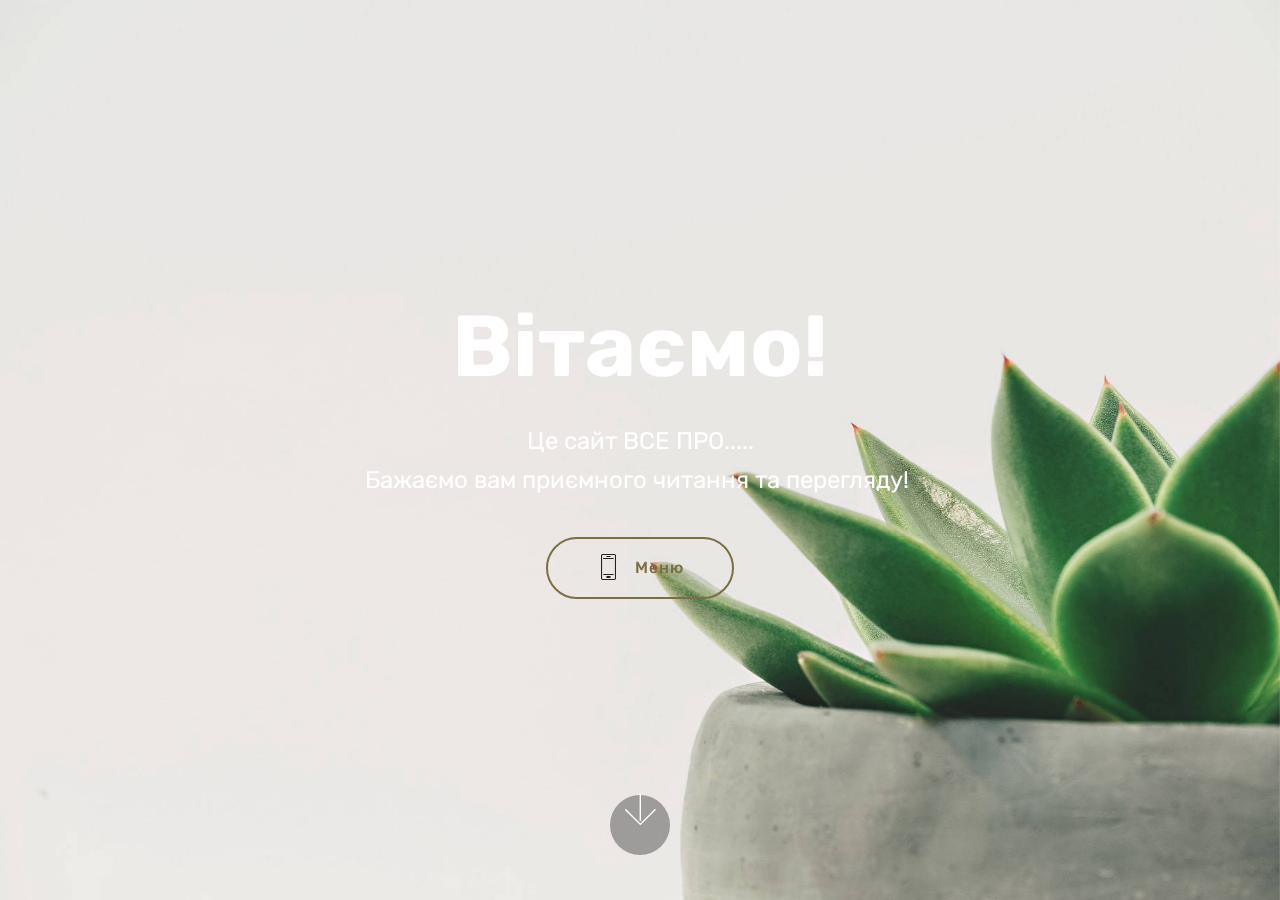
<file: index.html>
<!DOCTYPE html>
<html  >
<head>
  <!-- Site made with Mobirise Website Builder v4.9.6, https://mobirise.com -->
  <meta charset="UTF-8">
  <meta http-equiv="X-UA-Compatible" content="IE=edge">
  <meta name="generator" content="Mobirise v4.9.6, mobirise.com">
  <meta name="viewport" content="width=device-width, initial-scale=1, minimum-scale=1">
  <link rel="shortcut icon" href="assets/images/logo4.png" type="image/x-icon">
  <meta name="description" content="">
  
  <title>Home</title>
  <link rel="stylesheet" href="assets/web/assets/mobirise-icons/mobirise-icons.css">
  <link rel="stylesheet" href="assets/tether/tether.min.css">
  <link rel="stylesheet" href="assets/bootstrap/css/bootstrap.min.css">
  <link rel="stylesheet" href="assets/bootstrap/css/bootstrap-grid.min.css">
  <link rel="stylesheet" href="assets/bootstrap/css/bootstrap-reboot.min.css">
  <link rel="stylesheet" href="assets/theme/css/style.css">
  <link rel="stylesheet" href="assets/mobirise/css/mbr-additional.css" type="text/css">
  
  
  
</head>
<body>
  <section class="cid-qTkA127IK8 mbr-fullscreen mbr-parallax-background" id="header2-1">

    

    

    <div class="container align-center">
        <div class="row justify-content-md-center">
            <div class="mbr-white col-md-10">
                <h1 class="mbr-section-title mbr-bold pb-3 mbr-fonts-style display-1">Вітаємо!</h1>
                
                <p class="mbr-text pb-3 mbr-fonts-style display-5">Це сайт ВСЕ ПРО.....<br>Бажаємо вам приємного читання та перегляду!&nbsp;</p>
                <div class="mbr-section-btn"><a class="btn btn-md btn-danger-outline display-4" href="page4.html"><span class="mbri-mobile2 mbr-iconfont mbr-iconfont-btn" style="color: rgb(35, 35, 35);"></span>Меню</a></div>
            </div>
        </div>
    </div>
    <div class="mbr-arrow hidden-sm-down" aria-hidden="true">
        <a href="#next">
            <i class="mbri-down mbr-iconfont"></i>
        </a>
    </div>
</section>


  <section class="engine"><a href="https://mobirise.info/w">html5 templates</a></section><script src="assets/web/assets/jquery/jquery.min.js"></script>
  <script src="assets/popper/popper.min.js"></script>
  <script src="assets/tether/tether.min.js"></script>
  <script src="assets/bootstrap/js/bootstrap.min.js"></script>
  <script src="assets/smoothscroll/smooth-scroll.js"></script>
  <script src="assets/parallax/jarallax.min.js"></script>
  <script src="assets/theme/js/script.js"></script>
  
  
</body>
</html>
</file>
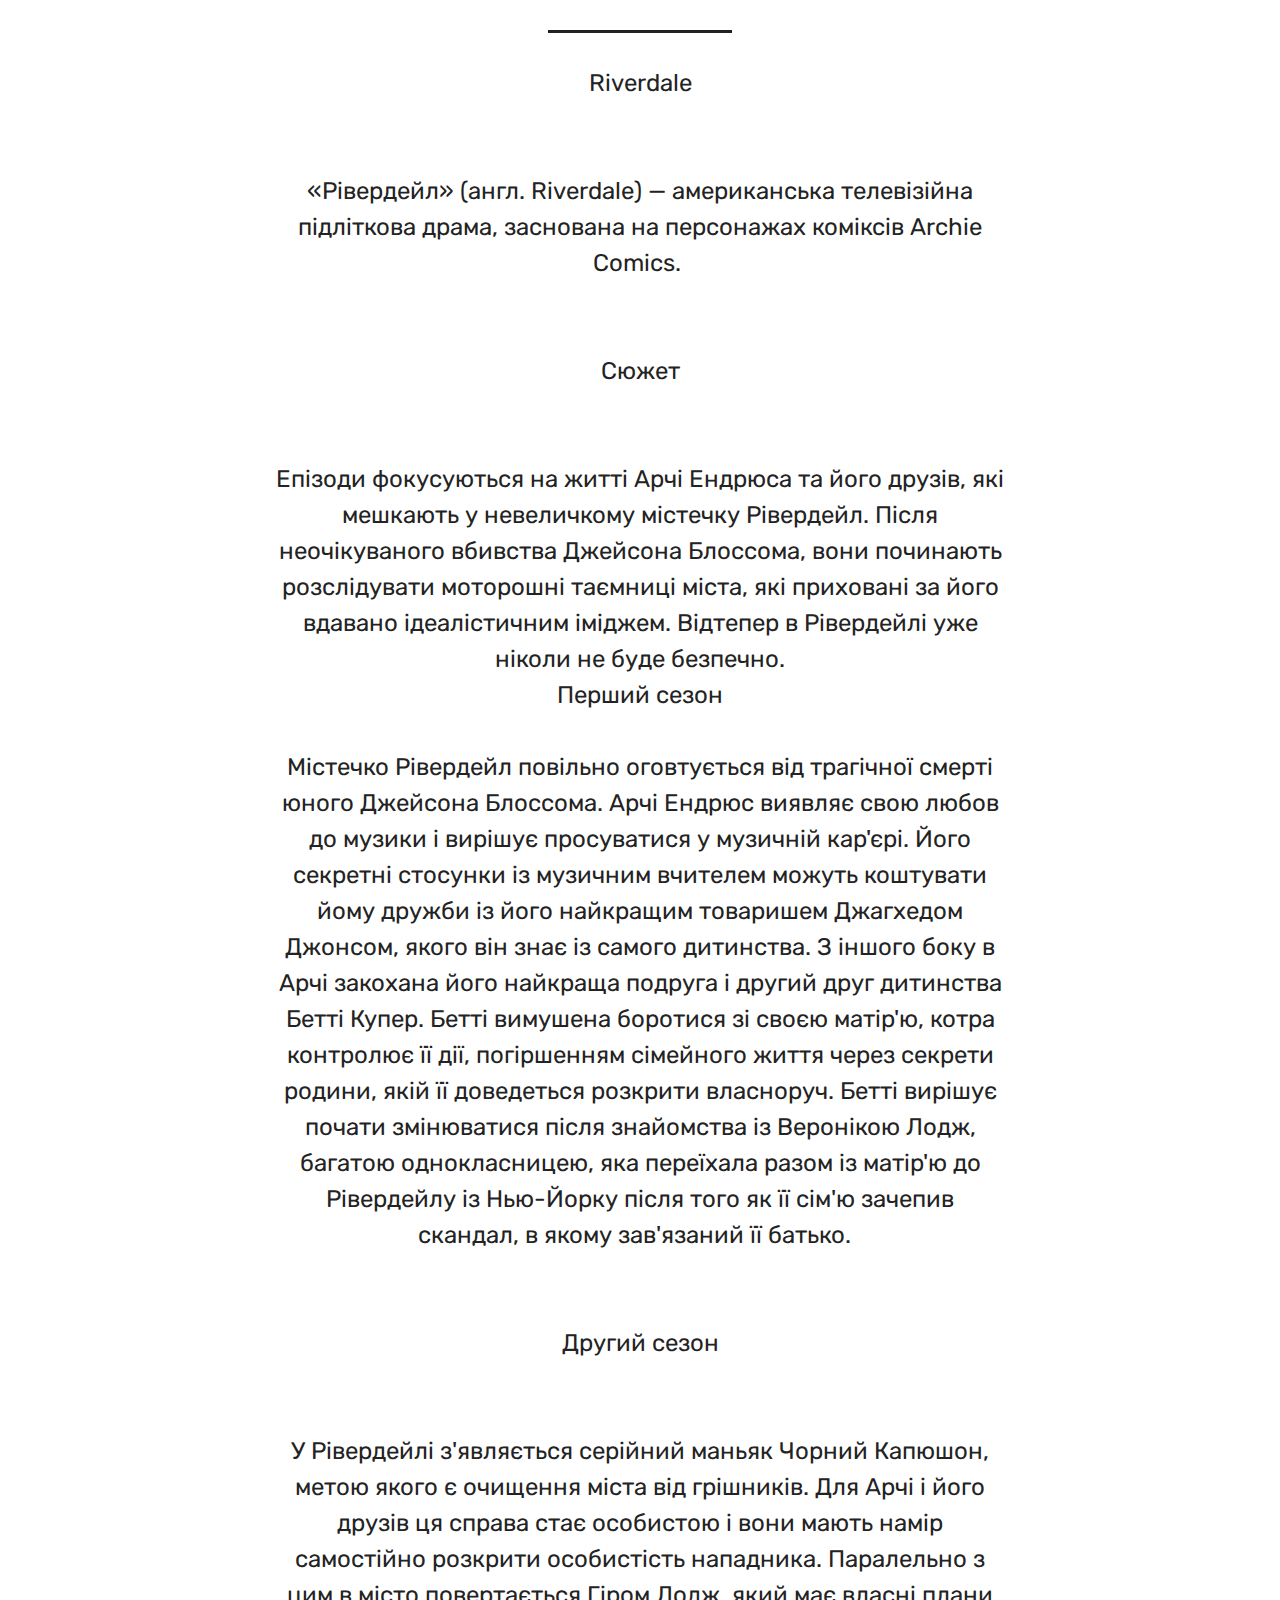
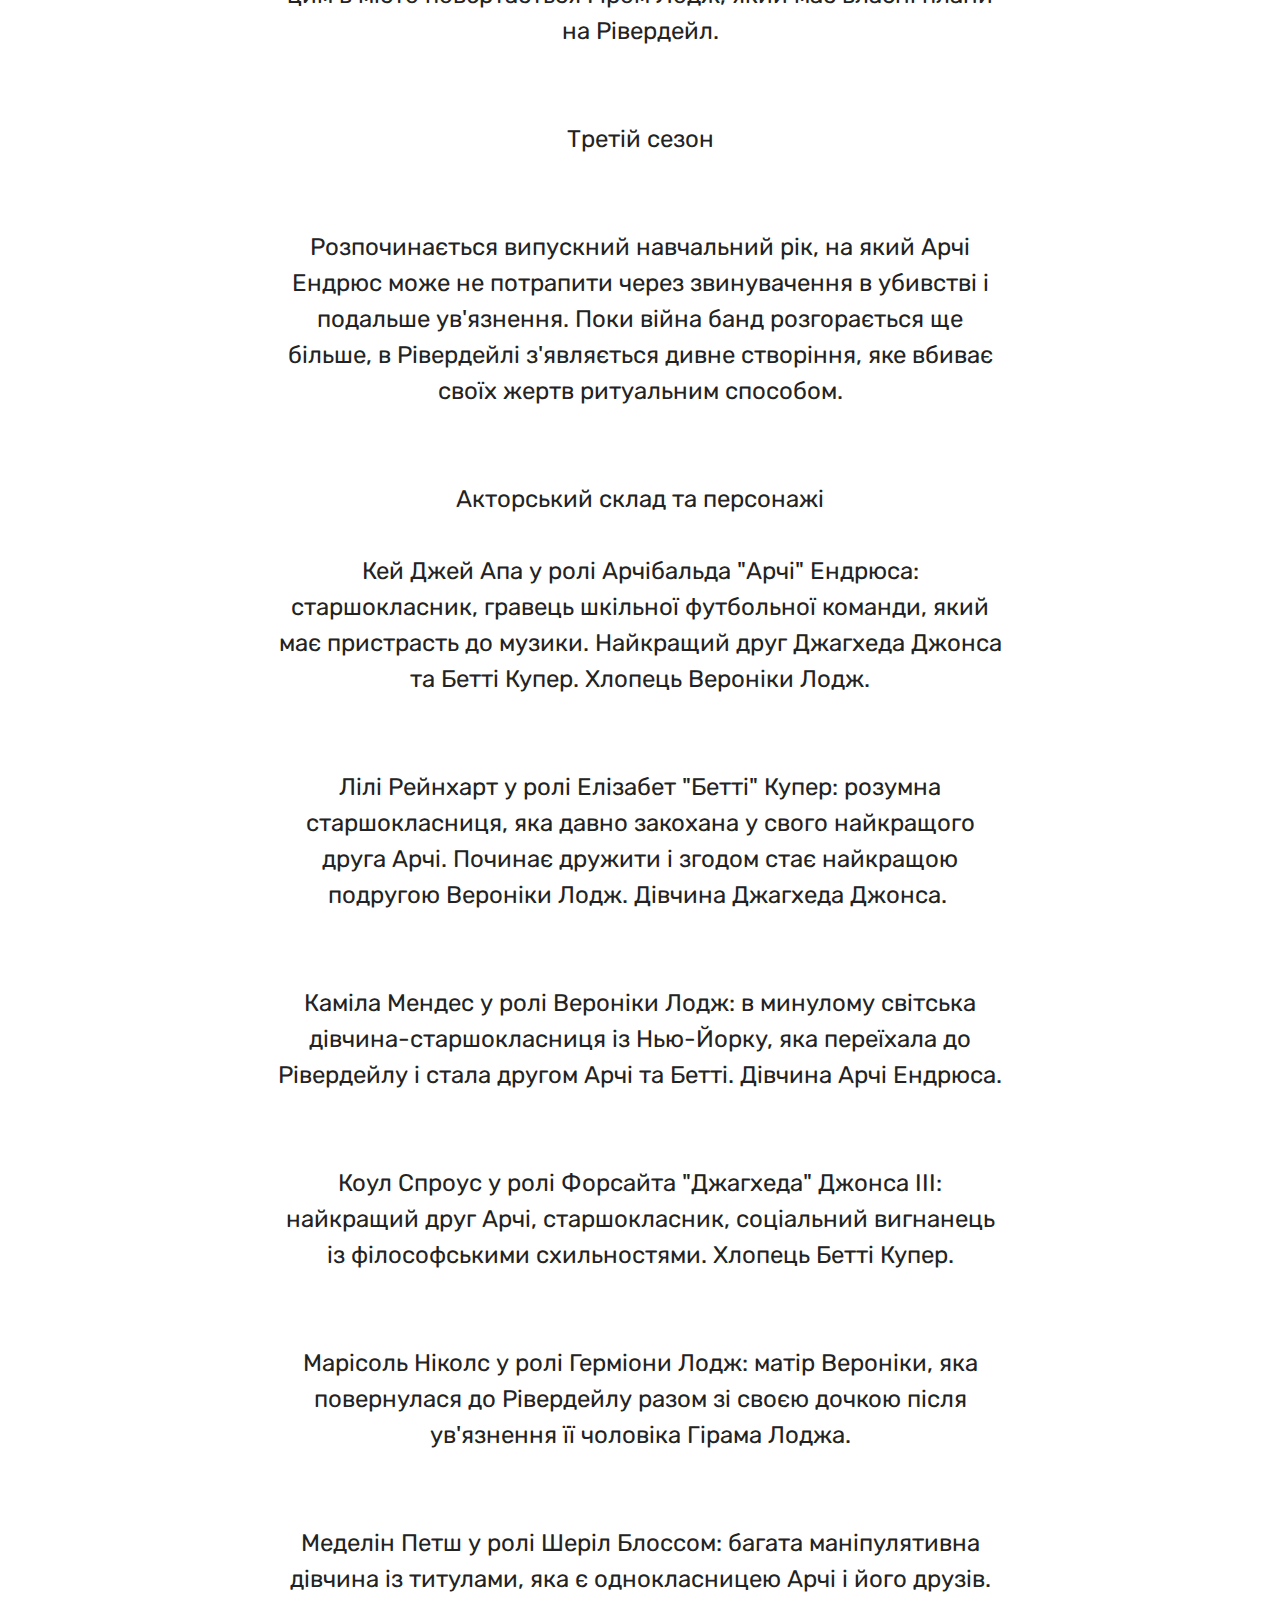
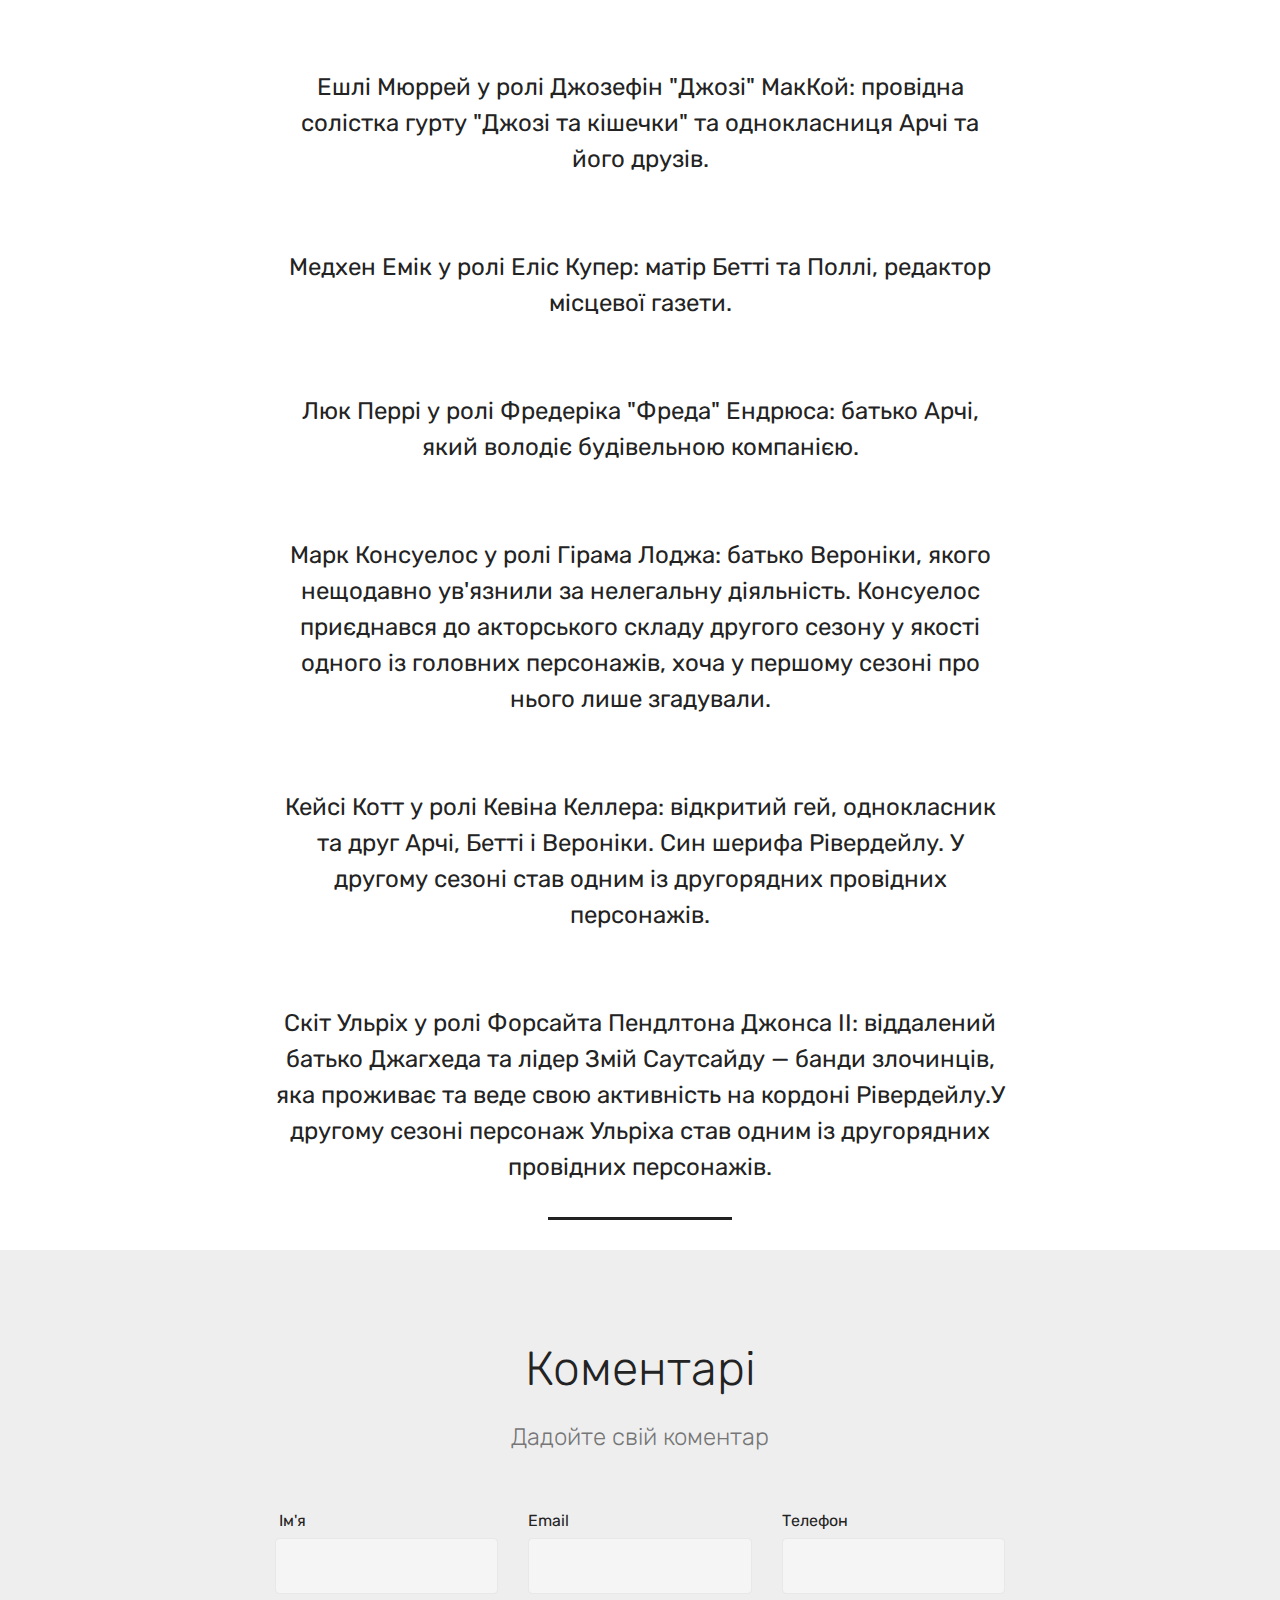
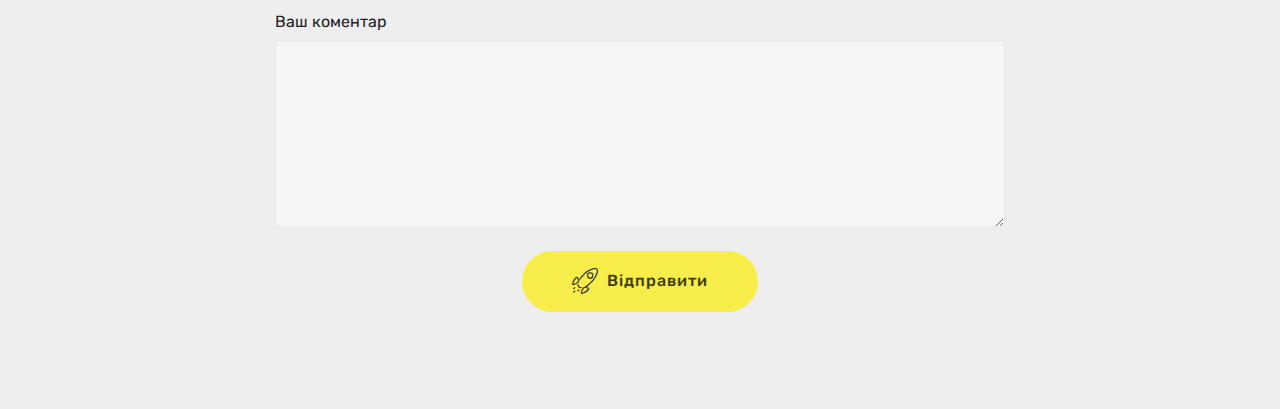
<file: page1.html>
<!DOCTYPE html>
<html  >
<head>
  <!-- Site made with Mobirise Website Builder v4.9.6, https://mobirise.com -->
  <meta charset="UTF-8">
  <meta http-equiv="X-UA-Compatible" content="IE=edge">
  <meta name="generator" content="Mobirise v4.9.6, mobirise.com">
  <meta name="viewport" content="width=device-width, initial-scale=1, minimum-scale=1">
  <link rel="shortcut icon" href="assets/images/logo4.png" type="image/x-icon">
  <meta name="description" content="Web Generator Description">
  
  <title>Статті </title>
  <link rel="stylesheet" href="assets/web/assets/mobirise-icons/mobirise-icons.css">
  <link rel="stylesheet" href="assets/tether/tether.min.css">
  <link rel="stylesheet" href="assets/bootstrap/css/bootstrap.min.css">
  <link rel="stylesheet" href="assets/bootstrap/css/bootstrap-grid.min.css">
  <link rel="stylesheet" href="assets/bootstrap/css/bootstrap-reboot.min.css">
  <link rel="stylesheet" href="assets/theme/css/style.css">
  <link rel="stylesheet" href="assets/mobirise/css/mbr-additional.css" type="text/css">
  
  
  
</head>
<body>
  <section class="mbr-section article content10 cid-rkIlK7JDWa" id="content10-i">
    
     

    <div class="container">
        <div class="inner-container" style="width: 66%;">
            <hr class="line" style="width: 25%;">
            <div class="section-text align-center mbr-white mbr-fonts-style display-5"><div>Riverdale
</div><div><span style="font-size: 1.5rem;"><br></span></div><br><div><span style="font-size: 1.5rem;">«Рівердейл» (англ. Riverdale) — американська телевізійна підліткова драма, заснована на персонажах коміксів Archie Comics.&nbsp;</span><br></div><div><br></div><br><div>Сюжет
</div><div><br></div><br><div>Епізоди фокусуються на житті Арчі Ендрюса та його друзів, які мешкають у невеличкому містечку Рівердейл. Після неочікуваного вбивства Джейсона Блоссома, вони починають розслідувати моторошні таємниці міста, які приховані за його вдавано ідеалістичним іміджем. Відтепер в Рівердейлі уже ніколи не буде безпечно.
</div><div>
</div><div>
</div><div>Перший сезон
</div><div><br><div><span style="font-size: 1.5rem;">Містечко Рівердейл повільно оговтується від трагічної смерті юного Джейсона Блоссома. Арчі Ендрюс виявляє свою любов до музики і вирішує просуватися у музичній кар'єрі. Його секретні стосунки із музичним вчителем можуть коштувати йому дружби із його найкращим товаришем Джагхедом Джонсом, якого він знає із самого дитинства. З іншого боку в Арчі закохана його найкраща подруга і другий друг дитинства Бетті Купер. Бетті вимушена боротися зі своєю матір'ю, котра контролює її дії, погіршенням сімейного життя через секрети родини, якій її доведеться розкрити власноруч. Бетті вирішує почати змінюватися після знайомства із Веронікою Лодж, багатою однокласницею, яка переїхала разом із матір'ю до Рівердейлу із Нью-Йорку після того як її сім'ю зачепив скандал, в якому зав'язаний її батько. &nbsp;</span><br></div><div><strong><em><br></em></strong></div><br><div>Другий сезон
</div><div><br></div><br><div>У Рівердейлі з'являється серійний маньяк Чорний Капюшон, метою якого є очищення міста від грішників. Для Арчі і його друзів ця справа стає особистою і вони мають намір самостійно розкрити особистість нападника. Паралельно з цим в місто повертається Гіром Лодж, який має власні плани на Рівердейл. 
</div><div><strong><em><br></em></strong></div><br><div>Третій сезон
</div><div><br></div><br><div>Розпочинається випускний навчальний рік, на який Арчі Ендрюс може не потрапити через звинувачення в убивстві і подальше ув'язнення. Поки війна банд розгорається ще більше, в Рівердейлі з'являється дивне створіння, яке вбиває своїх жертв ритуальним способом. 
</div><div><br></div><br><div>Акторський склад та персонажі</div><div><br></div><div>Кей Джей Апа у ролі Арчібальда "Арчі" Ендрюса: старшокласник, гравець шкільної футбольної команди, який має пристрасть до музики. Найкращий друг Джагхеда Джонса та Бетті Купер. Хлопець Вероніки Лодж.
</div></div><br><div><div><br></div><div><span style="font-size: 1.5rem;">Лілі Рейнхарт у ролі Елізабет "Бетті" Купер: розумна старшокласниця, яка давно закохана у свого найкращого друга Арчі. Починає дружити і згодом стає найкращою подругою Вероніки Лодж. Дівчина Джагхеда Джонса.&nbsp;</span><br></div><div><br></div><br><div>Каміла Мендес у ролі Вероніки Лодж: в минулому світська дівчина-старшокласниця із Нью-Йорку, яка переїхала до Рівердейлу і стала другом Арчі та Бетті. Дівчина Арчі Ендрюса.
</div><br><div><br></div><div>Коул Спроус у ролі Форсайта "Джагхеда" Джонса III: найкращий друг Арчі, старшокласник, соціальний вигнанець із філософськими схильностями. Хлопець Бетті Купер.</div><br><div><br></div><div>Марісоль Ніколс у ролі Герміони Лодж: матір Вероніки, яка повернулася до Рівердейлу разом зі своєю дочкою після ув'язнення її чоловіка Гірама Лоджа.</div><br><div><br></div><div>Меделін Петш у ролі Шеріл Блоссом: багата маніпулятивна дівчина із титулами, яка є однокласницею Арчі і його друзів.</div><br><div><br></div><div>Ешлі Мюррей у ролі Джозефін "Джозі" МакКой: провідна солістка гурту "Джозі та кішечки" та однокласниця Арчі та його друзів.</div><br><div><br></div><div>Медхен Емік у ролі Еліс Купер: матір Бетті та Поллі, редактор місцевої газети.</div><br><div><br></div><div>Люк Перрі у ролі Фредеріка "Фреда" Ендрюса: батько Арчі, який володіє будівельною компанією.</div><br><div><br></div><div>Марк Консуелос у ролі Гірама Лоджа: батько Вероніки, якого нещодавно ув'язнили за нелегальну діяльність. Консуелос приєднався до акторського складу другого сезону у якості одного із головних персонажів, хоча у першому сезоні про нього лише згадували.</div><br><div><br></div><div>Кейсі Котт у ролі Кевіна Келлера: відкритий гей, однокласник та друг Арчі, Бетті і Вероніки. Син шерифа Рівердейлу. У другому сезоні став одним із другорядних провідних персонажів.</div><br><div><br></div><div>Скіт Ульріх у ролі Форсайта Пендлтона Джонса II: віддалений батько Джагхеда та лідер Змій Саутсайду — банди злочинців, яка проживає та веде свою активність на кордоні Рівердейлу.У другому сезоні персонаж Ульріха став одним із другорядних провідних персонажів.</div></div></div>
            <hr class="line" style="width: 25%;">
        </div>
    </div>
</section>

<section class="engine"><a href="https://mobirise.info/j">website templates</a></section><section class="mbr-section form1 cid-rkIlV6lvQq mbr-parallax-background" id="form1-j">

    

    <div class="mbr-overlay" style="opacity: 0; background-color: rgb(193, 193, 193);">
    </div>
    <div class="container">
        <div class="row justify-content-center">
            <div class="title col-12 col-lg-8">
                <h2 class="mbr-section-title align-center pb-3 mbr-fonts-style display-2">Коментарі</h2>
                <h3 class="mbr-section-subtitle align-center mbr-light pb-3 mbr-fonts-style display-5">Дадойте свій коментар</h3>
            </div>
        </div>
    </div>
    <div class="container">
        <div class="row justify-content-center">
            <div class="media-container-column col-lg-8" data-form-type="formoid">
                <!---Formbuilder Form--->
                <form action="https://mobirise.com/" method="POST" class="mbr-form form-with-styler" data-form-title="Mobirise Form"><input type="hidden" name="email" data-form-email="true" value="stjetP6nCrD9RiCNbReq92+eft4yYryjdZOu25QmP06eXjlq8A86kxeuRg+vAVJFJ9iHlUE85GwJBBpWlO9jkxL5mXTVzrUe6F7vazBQ7ev2pTvjRuoveCHmSjraMPtJ">
                    <div class="row row-sm-offset">
                        <div hidden="hidden" data-form-alert="" class="alert alert-success col-12">Спасибо за заполнение анкеты!</div>
                        <div hidden="hidden" data-form-alert-danger="" class="alert alert-danger col-12">
                        </div>
                    </div>
                    <div class="dragArea row row-sm-offset">
                        <div class="col-md-4  form-group" data-for="name">
                            <label for="name-form1-j" class="form-control-label mbr-fonts-style display-7">&nbsp;Ім'я </label>
                            <input type="text" name="name" data-form-field="Name" required="required" class="form-control display-7" id="name-form1-j">
                        </div>
                        <div class="col-md-4  form-group" data-for="email">
                            <label for="email-form1-j" class="form-control-label mbr-fonts-style display-7">Email</label>
                            <input type="email" name="email" data-form-field="Email" required="required" class="form-control display-7" id="email-form1-j">
                        </div>
                        <div data-for="phone" class="col-md-4  form-group">
                            <label for="phone-form1-j" class="form-control-label mbr-fonts-style display-7">Телефон</label>
                            <input type="tel" name="phone" data-form-field="Phone" class="form-control display-7" id="phone-form1-j">
                        </div>
                        <div data-for="message" class="col-md-12 form-group">
                            <label for="message-form1-j" class="form-control-label mbr-fonts-style display-7">Ваш коментар</label>
                            <textarea name="message" data-form-field="Message" class="form-control display-7" id="message-form1-j"></textarea>
                        </div>
                        <div class="col-md-12 input-group-btn align-center"><button type="submit" class="btn btn-primary btn-form display-4" href="mailto:dosynnastia2005@ukr.net"><span class="mbri-rocket mbr-iconfont mbr-iconfont-btn" style="color: rgb(35, 35, 35);"></span>Відправити</button></div>
                    </div>
                </form><!---Formbuilder Form--->
            </div>
        </div>
    </div>
</section>


  <script src="assets/web/assets/jquery/jquery.min.js"></script>
  <script src="assets/popper/popper.min.js"></script>
  <script src="assets/tether/tether.min.js"></script>
  <script src="assets/bootstrap/js/bootstrap.min.js"></script>
  <script src="assets/smoothscroll/smooth-scroll.js"></script>
  <script src="assets/parallax/jarallax.min.js"></script>
  <script src="assets/theme/js/script.js"></script>
  <script src="assets/formoid/formoid.min.js"></script>
  
  
</body>
</html>
</file>
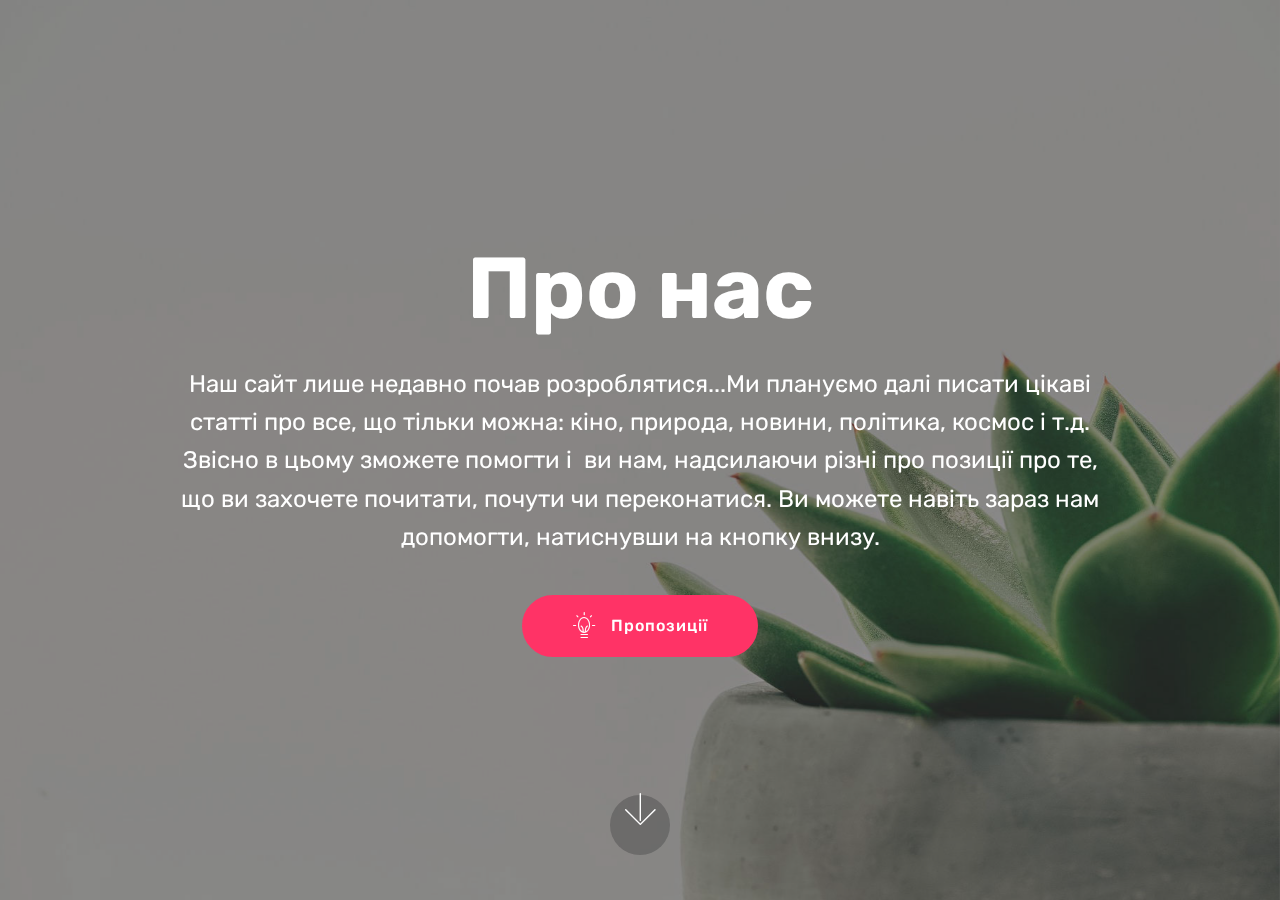
<file: page2.html>
<!DOCTYPE html>
<html  >
<head>
  <!-- Site made with Mobirise Website Builder v4.9.6, https://mobirise.com -->
  <meta charset="UTF-8">
  <meta http-equiv="X-UA-Compatible" content="IE=edge">
  <meta name="generator" content="Mobirise v4.9.6, mobirise.com">
  <meta name="viewport" content="width=device-width, initial-scale=1, minimum-scale=1">
  <link rel="shortcut icon" href="assets/images/logo4.png" type="image/x-icon">
  <meta name="description" content="Web Maker Description">
  
  <title>Про нас </title>
  <link rel="stylesheet" href="assets/web/assets/mobirise-icons/mobirise-icons.css">
  <link rel="stylesheet" href="assets/tether/tether.min.css">
  <link rel="stylesheet" href="assets/bootstrap/css/bootstrap.min.css">
  <link rel="stylesheet" href="assets/bootstrap/css/bootstrap-grid.min.css">
  <link rel="stylesheet" href="assets/bootstrap/css/bootstrap-reboot.min.css">
  <link rel="stylesheet" href="assets/theme/css/style.css">
  <link rel="stylesheet" href="assets/mobirise/css/mbr-additional.css" type="text/css">
  
  
  
</head>
<body>
  <section class="cid-rkIiU4xDij mbr-fullscreen mbr-parallax-background" id="header2-8">

    

    <div class="mbr-overlay" style="opacity: 0.5; background-color: rgb(35, 35, 35);"></div>

    <div class="container align-center">
        <div class="row justify-content-md-center">
            <div class="mbr-white col-md-10">
                <h1 class="mbr-section-title mbr-bold pb-3 mbr-fonts-style display-1">Про нас</h1>
                
                <p class="mbr-text pb-3 mbr-fonts-style display-5">Наш сайт лише недавно почав розроблятися...Ми плануємо далі писати цікаві статті про все, що тільки можна: кіно, природа, новини, політика, космос і т.д. Звісно в цьому зможете помогти і &nbsp;ви нам, надсилаючи різні про позиції про те, що ви захочете почитати, почути чи переконатися. Ви можете навіть зараз нам допомогти, натиснувши на кнопку внизу.</p>
                <div class="mbr-section-btn"><a class="btn btn-md btn-secondary display-4" href="page3.html"><span class="mbri-idea mbr-iconfont mbr-iconfont-btn" style="color: rgb(255, 255, 255);"></span>Пропозиції</a></div>
            </div>
        </div>
    </div>
    <div class="mbr-arrow hidden-sm-down" aria-hidden="true">
        <a href="#next">
            <i class="mbri-down mbr-iconfont"></i>
        </a>
    </div>
</section>


  <section class="engine"><a href="https://mobirise.info/y">free html web templates</a></section><script src="assets/web/assets/jquery/jquery.min.js"></script>
  <script src="assets/popper/popper.min.js"></script>
  <script src="assets/tether/tether.min.js"></script>
  <script src="assets/bootstrap/js/bootstrap.min.js"></script>
  <script src="assets/smoothscroll/smooth-scroll.js"></script>
  <script src="assets/parallax/jarallax.min.js"></script>
  <script src="assets/theme/js/script.js"></script>
  
  
</body>
</html>
</file>
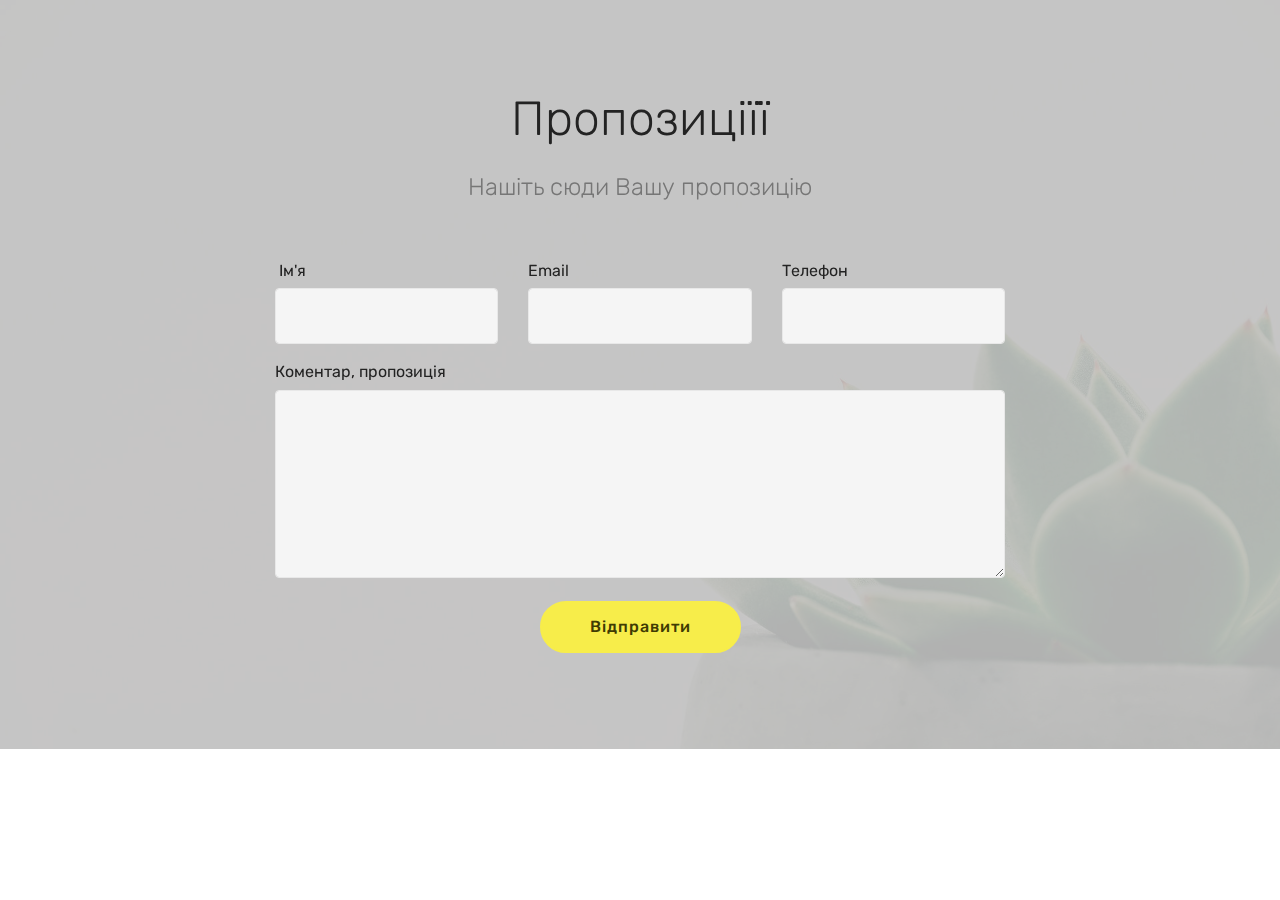
<file: page3.html>
<!DOCTYPE html>
<html  >
<head>
  <!-- Site made with Mobirise Website Builder v4.9.6, https://mobirise.com -->
  <meta charset="UTF-8">
  <meta http-equiv="X-UA-Compatible" content="IE=edge">
  <meta name="generator" content="Mobirise v4.9.6, mobirise.com">
  <meta name="viewport" content="width=device-width, initial-scale=1, minimum-scale=1">
  <link rel="shortcut icon" href="assets/images/logo4.png" type="image/x-icon">
  <meta name="description" content="Web Builder Description">
  
  <title>Пропозиції&nbsp;</title>
  <link rel="stylesheet" href="assets/tether/tether.min.css">
  <link rel="stylesheet" href="assets/bootstrap/css/bootstrap.min.css">
  <link rel="stylesheet" href="assets/bootstrap/css/bootstrap-grid.min.css">
  <link rel="stylesheet" href="assets/bootstrap/css/bootstrap-reboot.min.css">
  <link rel="stylesheet" href="assets/theme/css/style.css">
  <link rel="stylesheet" href="assets/mobirise/css/mbr-additional.css" type="text/css">
  
  
  
</head>
<body>
  <section class="mbr-section form1 cid-rkIpOyToUL mbr-parallax-background" id="form1-l">

    

    <div class="mbr-overlay" style="opacity: 0.9; background-color: rgb(193, 193, 193);">
    </div>
    <div class="container">
        <div class="row justify-content-center">
            <div class="title col-12 col-lg-8">
                <h2 class="mbr-section-title align-center pb-3 mbr-fonts-style display-2">Пропозиціїї</h2>
                <h3 class="mbr-section-subtitle align-center mbr-light pb-3 mbr-fonts-style display-5">Нашіть сюди Вашу пропозицію</h3>
            </div>
        </div>
    </div>
    <div class="container">
        <div class="row justify-content-center">
            <div class="media-container-column col-lg-8" data-form-type="formoid">
                <!---Formbuilder Form--->
                <form action="https://mobirise.com/" method="POST" class="mbr-form form-with-styler" data-form-title="Mobirise Form"><input type="hidden" name="email" data-form-email="true" value="nrhpJ3vwtIB0NPR5HDssA/wtrWMeQS9YINHORRWV0+2gNV2OScQtGFymzKGuWq/3WJMDQlwr+2fy5+m9tp1Q3YXaKAbaxO86lLQca0qwxJVl64bxm8Qu0EETk98INlgJ">
                    <div class="row row-sm-offset">
                        <div hidden="hidden" data-form-alert="" class="alert alert-success col-12">Спасибо за заполнение анкеты!</div>
                        <div hidden="hidden" data-form-alert-danger="" class="alert alert-danger col-12">
                        </div>
                    </div>
                    <div class="dragArea row row-sm-offset">
                        <div class="col-md-4  form-group" data-for="name">
                            <label for="name-form1-l" class="form-control-label mbr-fonts-style display-7">&nbsp;Ім'я&nbsp;</label>
                            <input type="text" name="name" data-form-field="Name" required="required" class="form-control display-7" id="name-form1-l">
                        </div>
                        <div class="col-md-4  form-group" data-for="email">
                            <label for="email-form1-l" class="form-control-label mbr-fonts-style display-7">Email</label>
                            <input type="email" name="email" data-form-field="Email" required="required" class="form-control display-7" id="email-form1-l">
                        </div>
                        <div data-for="phone" class="col-md-4  form-group">
                            <label for="phone-form1-l" class="form-control-label mbr-fonts-style display-7">Телефон</label>
                            <input type="tel" name="phone" data-form-field="Phone" class="form-control display-7" id="phone-form1-l">
                        </div>
                        <div data-for="message" class="col-md-12 form-group">
                            <label for="message-form1-l" class="form-control-label mbr-fonts-style display-7">Коментар, пропозиція</label>
                            <textarea name="message" data-form-field="Message" class="form-control display-7" id="message-form1-l"></textarea>
                        </div>
                        <div class="col-md-12 input-group-btn align-center"><button type="submit" class="btn btn-primary btn-form display-4" href="mailto:dosynnastia2005@ukr.net">Відправити</button></div>
                    </div>
                </form><!---Formbuilder Form--->
            </div>
        </div>
    </div>
</section>


  <section class="engine"><a href="https://mobirise.info/t">amp templates</a></section><script src="assets/web/assets/jquery/jquery.min.js"></script>
  <script src="assets/popper/popper.min.js"></script>
  <script src="assets/tether/tether.min.js"></script>
  <script src="assets/bootstrap/js/bootstrap.min.js"></script>
  <script src="assets/smoothscroll/smooth-scroll.js"></script>
  <script src="assets/parallax/jarallax.min.js"></script>
  <script src="assets/theme/js/script.js"></script>
  <script src="assets/formoid/formoid.min.js"></script>
  
  
</body>
</html>
</file>
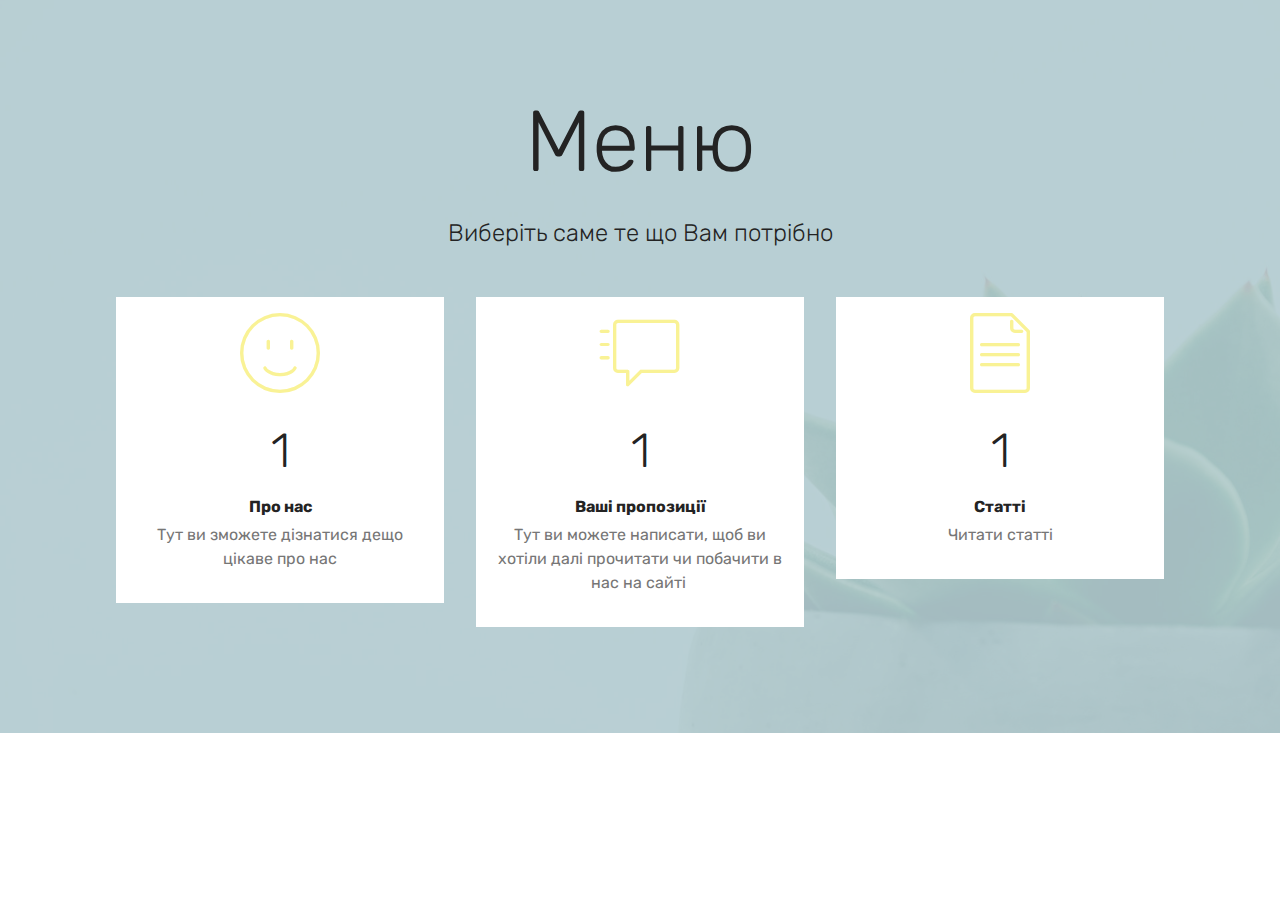
<file: page4.html>
<!DOCTYPE html>
<html  >
<head>
  <!-- Site made with Mobirise Website Builder v4.9.6, https://mobirise.com -->
  <meta charset="UTF-8">
  <meta http-equiv="X-UA-Compatible" content="IE=edge">
  <meta name="generator" content="Mobirise v4.9.6, mobirise.com">
  <meta name="viewport" content="width=device-width, initial-scale=1, minimum-scale=1">
  <link rel="shortcut icon" href="assets/images/logo4.png" type="image/x-icon">
  <meta name="description" content="Web Creator Description">
  
  <title>Меню</title>
  <link rel="stylesheet" href="assets/web/assets/mobirise-icons/mobirise-icons.css">
  <link rel="stylesheet" href="assets/tether/tether.min.css">
  <link rel="stylesheet" href="assets/bootstrap/css/bootstrap.min.css">
  <link rel="stylesheet" href="assets/bootstrap/css/bootstrap-grid.min.css">
  <link rel="stylesheet" href="assets/bootstrap/css/bootstrap-reboot.min.css">
  <link rel="stylesheet" href="assets/theme/css/style.css">
  <link rel="stylesheet" href="assets/mobirise/css/mbr-additional.css" type="text/css">
  
  
  
</head>
<body>
  <section class="counters1 counters cid-rkIefTEn6V" id="counters1-7">

    

    <div class="mbr-overlay" style="opacity: 0.9; background-color: rgb(178, 204, 210);">
    </div>

    <div class="container">
        <h2 class="mbr-section-title pb-3 align-center mbr-fonts-style display-1">Меню</h2>
        <h3 class="mbr-section-subtitle mbr-fonts-style display-5">Виберіть саме те що Вам потрібно</h3>

        <div class="container pt-4 mt-2">
            <div class="media-container-row">
                <div class="card p-3 align-center col-12 col-md-6 col-lg-4">
                    <div class="panel-item p-3">
                        <div class="card-img pb-3">
                            <a href="page2.html"><span class="mbr-iconfont mbri-smile-face" style="color: rgb(249, 242, 149); fill: rgb(249, 242, 149);"></span></a>
                        </div>

                        <div class="card-text">
                            <h3 class="count pt-3 pb-3 mbr-fonts-style display-2">1</h3>
                            <h4 class="mbr-content-title mbr-bold mbr-fonts-style display-7">Про нас</h4>
                            <p class="mbr-content-text mbr-fonts-style display-7">Тут ви зможете дізнатися дещо цікаве про нас</p>
                        </div>
                    </div>
                </div>


                <div class="card p-3 align-center col-12 col-md-6 col-lg-4">
                    <div class="panel-item p-3">
                        <div class="card-img pb-3">
                            <a href="page3.html"><span class="mbr-iconfont mbri-help" style="color: rgb(249, 242, 149); fill: rgb(249, 242, 149);"></span></a>
                        </div>
                        <div class="card-text">
                            <h3 class="count pt-3 pb-3 mbr-fonts-style display-2">2</h3>
                            <h4 class="mbr-content-title mbr-bold mbr-fonts-style display-7">Ваші пропозиції</h4>
                            <p class="mbr-content-text mbr-fonts-style display-7">Тут ви можете написати, щоб ви хотіли далі прочитати чи побачити в нас на сайті&nbsp;</p>
                        </div>
                    </div>
                </div>

                <div class="card p-3 align-center col-12 col-md-6 col-lg-4">
                    <div class="panel-item p-3">
                        <div class="card-img pb-3">
                            <a href="page1.html"><span class="mbr-iconfont mbri-file" style="color: rgb(249, 242, 149); fill: rgb(249, 242, 149);"></span></a>
                        </div>
                        <div class="card-text">
                            <h3 class="count pt-3 pb-3 mbr-fonts-style display-2">3</h3>
                            <h4 class="mbr-content-title mbr-bold mbr-fonts-style display-7">Статті</h4>
                            <p class="mbr-content-text mbr-fonts-style display-7">Читати статті</p>
                        </div>
                    </div>
                </div>


                
            </div>
        </div>
   </div>
</section>


  <section class="engine"><a href="https://mobirise.info/c">site builder</a></section><script src="assets/web/assets/jquery/jquery.min.js"></script>
  <script src="assets/popper/popper.min.js"></script>
  <script src="assets/tether/tether.min.js"></script>
  <script src="assets/bootstrap/js/bootstrap.min.js"></script>
  <script src="assets/smoothscroll/smooth-scroll.js"></script>
  <script src="assets/viewportchecker/jquery.viewportchecker.js"></script>
  <script src="assets/theme/js/script.js"></script>
  
  
</body>
</html>
</file>
<file: assets/web/assets/mobirise-icons/mobirise-icons.css>
@font-face {
  font-family: 'MobiriseIcons';
  src:  url('mobirise-icons.eot?spat4u');
  src:  url('mobirise-icons.eot?spat4u#iefix') format('embedded-opentype'),
    url('mobirise-icons.ttf?spat4u') format('truetype'),
    url('mobirise-icons.woff?spat4u') format('woff'),
    url('mobirise-icons.svg?spat4u#MobiriseIcons') format('svg');
  font-weight: normal;
  font-style: normal;
}

[class^="mbri-"], [class*=" mbri-"] {
  /* use !important to prevent issues with browser extensions that change fonts */
  font-family: MobiriseIcons !important;
  speak: none;
  font-style: normal;
  font-weight: normal;
  font-variant: normal;
  text-transform: none;
  line-height: 1;

  /* Better Font Rendering =========== */
  -webkit-font-smoothing: antialiased;
  -moz-osx-font-smoothing: grayscale;
}

.mbri-add-submenu:before {
  content: "\e900";
}
.mbri-alert:before {
  content: "\e901";
}
.mbri-align-center:before {
  content: "\e902";
}
.mbri-align-justify:before {
  content: "\e903";
}
.mbri-align-left:before {
  content: "\e904";
}
.mbri-align-right:before {
  content: "\e905";
}
.mbri-android:before {
  content: "\e906";
}
.mbri-apple:before {
  content: "\e907";
}
.mbri-arrow-down:before {
  content: "\e908";
}
.mbri-arrow-next:before {
  content: "\e909";
}
.mbri-arrow-prev:before {
  content: "\e90a";
}
.mbri-arrow-up:before {
  content: "\e90b";
}
.mbri-bold:before {
  content: "\e90c";
}
.mbri-bookmark:before {
  content: "\e90d";
}
.mbri-bootstrap:before {
  content: "\e90e";
}
.mbri-briefcase:before {
  content: "\e90f";
}
.mbri-browse:before {
  content: "\e910";
}
.mbri-bulleted-list:before {
  content: "\e911";
}
.mbri-calendar:before {
  content: "\e912";
}
.mbri-camera:before {
  content: "\e913";
}
.mbri-cart-add:before {
  content: "\e914";
}
.mbri-cart-full:before {
  content: "\e915";
}
.mbri-cash:before {
  content: "\e916";
}
.mbri-change-style:before {
  content: "\e917";
}
.mbri-chat:before {
  content: "\e918";
}
.mbri-clock:before {
  content: "\e919";
}
.mbri-close:before {
  content: "\e91a";
}
.mbri-cloud:before {
  content: "\e91b";
}
.mbri-code:before {
  content: "\e91c";
}
.mbri-contact-form:before {
  content: "\e91d";
}
.mbri-credit-card:before {
  content: "\e91e";
}
.mbri-cursor-click:before {
  content: "\e91f";
}
.mbri-cust-feedback:before {
  content: "\e920";
}
.mbri-database:before {
  content: "\e921";
}
.mbri-delivery:before {
  content: "\e922";
}
.mbri-desktop:before {
  content: "\e923";
}
.mbri-devices:before {
  content: "\e924";
}
.mbri-down:before {
  content: "\e925";
}
.mbri-download:before {
  content: "\e989";
}
.mbri-drag-n-drop:before {
  content: "\e927";
}
.mbri-drag-n-drop2:before {
  content: "\e928";
}
.mbri-edit:before {
  content: "\e929";
}
.mbri-edit2:before {
  content: "\e92a";
}
.mbri-error:before {
  content: "\e92b";
}
.mbri-extension:before {
  content: "\e92c";
}
.mbri-features:before {
  content: "\e92d";
}
.mbri-file:before {
  content: "\e92e";
}
.mbri-flag:before {
  content: "\e92f";
}
.mbri-folder:before {
  content: "\e930";
}
.mbri-gift:before {
  content: "\e931";
}
.mbri-github:before {
  content: "\e932";
}
.mbri-globe:before {
  content: "\e933";
}
.mbri-globe-2:before {
  content: "\e934";
}
.mbri-growing-chart:before {
  content: "\e935";
}
.mbri-hearth:before {
  content: "\e936";
}
.mbri-help:before {
  content: "\e937";
}
.mbri-home:before {
  content: "\e938";
}
.mbri-hot-cup:before {
  content: "\e939";
}
.mbri-idea:before {
  content: "\e93a";
}
.mbri-image-gallery:before {
  content: "\e93b";
}
.mbri-image-slider:before {
  content: "\e93c";
}
.mbri-info:before {
  content: "\e93d";
}
.mbri-italic:before {
  content: "\e93e";
}
.mbri-key:before {
  content: "\e93f";
}
.mbri-laptop:before {
  content: "\e940";
}
.mbri-layers:before {
  content: "\e941";
}
.mbri-left-right:before {
  content: "\e942";
}
.mbri-left:before {
  content: "\e943";
}
.mbri-letter:before {
  content: "\e944";
}
.mbri-like:before {
  content: "\e945";
}
.mbri-link:before {
  content: "\e946";
}
.mbri-lock:before {
  content: "\e947";
}
.mbri-login:before {
  content: "\e948";
}
.mbri-logout:before {
  content: "\e949";
}
.mbri-magic-stick:before {
  content: "\e94a";
}
.mbri-map-pin:before {
  content: "\e94b";
}
.mbri-menu:before {
  content: "\e94c";
}
.mbri-mobile:before {
  content: "\e94d";
}
.mbri-mobile2:before {
  content: "\e94e";
}
.mbri-mobirise:before {
  content: "\e94f";
}
.mbri-more-horizontal:before {
  content: "\e950";
}
.mbri-more-vertical:before {
  content: "\e951";
}
.mbri-music:before {
  content: "\e952";
}
.mbri-new-file:before {
  content: "\e953";
}
.mbri-numbered-list:before {
  content: "\e954";
}
.mbri-opened-folder:before {
  content: "\e955";
}
.mbri-pages:before {
  content: "\e956";
}
.mbri-paper-plane:before {
  content: "\e957";
}
.mbri-paperclip:before {
  content: "\e958";
}
.mbri-photo:before {
  content: "\e959";
}
.mbri-photos:before {
  content: "\e95a";
}
.mbri-pin:before {
  content: "\e95b";
}
.mbri-play:before {
  content: "\e95c";
}
.mbri-plus:before {
  content: "\e95d";
}
.mbri-preview:before {
  content: "\e95e";
}
.mbri-print:before {
  content: "\e95f";
}
.mbri-protect:before {
  content: "\e960";
}
.mbri-question:before {
  content: "\e961";
}
.mbri-quote-left:before {
  content: "\e962";
}
.mbri-quote-right:before {
  content: "\e963";
}
.mbri-refresh:before {
  content: "\e964";
}
.mbri-responsive:before {
  content: "\e965";
}
.mbri-right:before {
  content: "\e966";
}
.mbri-rocket:before {
  content: "\e967";
}
.mbri-sad-face:before {
  content: "\e968";
}
.mbri-sale:before {
  content: "\e969";
}
.mbri-save:before {
  content: "\e96a";
}
.mbri-search:before {
  content: "\e96b";
}
.mbri-setting:before {
  content: "\e96c";
}
.mbri-setting2:before {
  content: "\e96d";
}
.mbri-setting3:before {
  content: "\e96e";
}
.mbri-share:before {
  content: "\e96f";
}
.mbri-shopping-bag:before {
  content: "\e970";
}
.mbri-shopping-basket:before {
  content: "\e971";
}
.mbri-shopping-cart:before {
  content: "\e972";
}
.mbri-sites:before {
  content: "\e973";
}
.mbri-smile-face:before {
  content: "\e974";
}
.mbri-speed:before {
  content: "\e975";
}
.mbri-star:before {
  content: "\e976";
}
.mbri-success:before {
  content: "\e977";
}
.mbri-sun:before {
  content: "\e978";
}
.mbri-sun2:before {
  content: "\e979";
}
.mbri-tablet:before {
  content: "\e97a";
}
.mbri-tablet-vertical:before {
  content: "\e97b";
}
.mbri-target:before {
  content: "\e97c";
}
.mbri-timer:before {
  content: "\e97d";
}
.mbri-to-ftp:before {
  content: "\e97e";
}
.mbri-to-local-drive:before {
  content: "\e97f";
}
.mbri-touch-swipe:before {
  content: "\e980";
}
.mbri-touch:before {
  content: "\e981";
}
.mbri-trash:before {
  content: "\e982";
}
.mbri-underline:before {
  content: "\e983";
}
.mbri-unlink:before {
  content: "\e984";
}
.mbri-unlock:before {
  content: "\e985";
}
.mbri-up-down:before {
  content: "\e986";
}
.mbri-up:before {
  content: "\e987";
}
.mbri-update:before {
  content: "\e988";
}
.mbri-upload:before {
 content: "\e926"; 
}
.mbri-user:before {
  content: "\e98a";
}
.mbri-user2:before {
  content: "\e98b";
}
.mbri-users:before {
  content: "\e98c";
}
.mbri-video:before {
  content: "\e98d";
}
.mbri-video-play:before {
  content: "\e98e";
}
.mbri-watch:before {
  content: "\e98f";
}
.mbri-website-theme:before {
  content: "\e990";
}
.mbri-wifi:before {
  content: "\e991";
}
.mbri-windows:before {
  content: "\e992";
}
.mbri-zoom-out:before {
  content: "\e993";
}
.mbri-redo:before {
  content: "\e994";
}
.mbri-undo:before {
  content: "\e995";
}
</file>
<file: assets/theme/css/style.css>
/*!
 * Mobirise v4 theme (https://mobirise.com/)
 * Copyright 2017 Mobirise
 */
section {
  background-color: #eeeeee; }

section,
.container,
.container-fluid {
  position: relative;
  word-wrap: break-word; }

a.mbr-iconfont:hover {
  text-decoration: none; }

.article .lead p, .article .lead ul, .article .lead ol, .article .lead pre, .article .lead blockquote {
  margin-bottom: 0; }

a {
  font-style: normal;
  font-weight: 400;
  cursor: pointer; }
  a, a:hover {
    text-decoration: none; }

figure {
  margin-bottom: 0; }

body {
  color: #232323; }

h1, h2, h3, h4, h5, h6,
.h1, .h2, .h3, .h4, .h5, .h6,
.display-1, .display-2, .display-3, .display-4 {
  line-height: 1;
  word-break: break-word;
  word-wrap: break-word; }

b, strong {
  font-weight: bold; }

blockquote {
  padding: 10px 0 10px 20px;
  position: relative;
  border-left: 2px solid;
  border-color: #ff3366; }

input:-webkit-autofill, input:-webkit-autofill:hover, input:-webkit-autofill:focus, input:-webkit-autofill:active {
  transition-delay: 9999s;
  transition-property: background-color, color; }

textarea[type="hidden"] {
  display: none; }

body {
  position: relative; }

section {
  background-position: 50% 50%;
  background-repeat: no-repeat;
  background-size: cover; }
  section .mbr-background-video,
  section .mbr-background-video-preview {
    position: absolute;
    bottom: 0;
    left: 0;
    right: 0;
    top: 0; }

.hidden {
  visibility: hidden; }

.mbr-z-index20 {
  z-index: 20; }

/*! Base colors */
.mbr-white {
  color: #ffffff; }

.mbr-black {
  color: #000000; }

.mbr-bg-white {
  background-color: #ffffff; }

.mbr-bg-black {
  background-color: #000000; }

/*! Text-aligns */
.align-left {
  text-align: left; }

.align-center {
  text-align: center; }

.align-right {
  text-align: right; }

@media (max-width: 767px) {
  .align-left, .align-center, .align-right, .mbr-section-btn, .mbr-section-title {
    text-align: center; } }
/*! Font-weight  */
.mbr-light {
  font-weight: 300; }

.mbr-regular {
  font-weight: 400; }

.mbr-semibold {
  font-weight: 500; }

.mbr-bold {
  font-weight: 700; }

/*! Media  */
.media-size-item {
  -webkit-flex: 1 1 auto;
  -moz-flex: 1 1 auto;
  -ms-flex: 1 1 auto;
  -o-flex: 1 1 auto;
  flex: 1 1 auto; }

.media-content {
  -webkit-flex-basis: 100%;
  flex-basis: 100%; }

.media-container-row {
  display: -ms-flexbox;
  display: -webkit-flex;
  display: flex;
  -webkit-flex-direction: row;
  -ms-flex-direction: row;
  flex-direction: row;
  -webkit-flex-wrap: wrap;
  -ms-flex-wrap: wrap;
  flex-wrap: wrap;
  -webkit-justify-content: center;
  -ms-flex-pack: center;
  justify-content: center;
  -webkit-align-content: center;
  -ms-flex-line-pack: center;
  align-content: center;
  -webkit-align-items: start;
  -ms-flex-align: start;
  align-items: start; }
  .media-container-row .media-size-item {
    width: 400px; }

.media-container-column {
  display: -ms-flexbox;
  display: -webkit-flex;
  display: flex;
  -webkit-flex-direction: column;
  -ms-flex-direction: column;
  flex-direction: column;
  -webkit-flex-wrap: wrap;
  -ms-flex-wrap: wrap;
  flex-wrap: wrap;
  -webkit-justify-content: center;
  -ms-flex-pack: center;
  justify-content: center;
  -webkit-align-content: center;
  -ms-flex-line-pack: center;
  align-content: center;
  -webkit-align-items: stretch;
  -ms-flex-align: stretch;
  align-items: stretch; }
  .media-container-column > * {
    width: 100%; }

@media (min-width: 992px) {
  .media-container-row {
    -webkit-flex-wrap: nowrap;
    -ms-flex-wrap: nowrap;
    flex-wrap: nowrap; } }
figure {
  overflow: hidden; }

figure[mbr-media-size] {
  transition: width 0.1s; }

.mbr-figure img, .mbr-figure iframe {
  display: block;
  width: 100%; }

.card {
  background-color: transparent;
  border: none; }

.card-img {
  text-align: center;
  flex-shrink: 0;
  -webkit-flex-shrink: 0; }

.media {
  max-width: 100%;
  margin: 0 auto; }

.mbr-figure {
  -ms-flex-item-align: center;
  -ms-grid-row-align: center;
  -webkit-align-self: center;
  align-self: center; }

.media-container > div {
  max-width: 100%; }

.mbr-figure img, .card-img img {
  width: 100%; }

@media (max-width: 991px) {
  .media-size-item {
    width: auto !important; }

  .media {
    width: auto; }

  .mbr-figure {
    width: 100% !important; } }
/*! Buttons */
.mbr-section-btn {
  margin-left: -.25rem;
  margin-right: -.25rem;
  font-size: 0; }

nav .mbr-section-btn {
  margin-left: 0rem;
  margin-right: 0rem; }

/*! Btn icon margin */
.btn .mbr-iconfont, .btn.btn-sm .mbr-iconfont {
  cursor: pointer;
  margin-right: 0.5rem; }

.btn.btn-md .mbr-iconfont, .btn.btn-md .mbr-iconfont {
  margin-right: 0.8rem; }

.mbr-regular {
  font-weight: 400; }

.mbr-semibold {
  font-weight: 500; }

.mbr-bold {
  font-weight: 700; }

[type="submit"] {
  -webkit-appearance: none; }

/*! Full-screen */
.mbr-fullscreen .mbr-overlay {
  min-height: 100vh; }

.mbr-fullscreen {
  display: flex;
  display: -webkit-flex;
  display: -moz-flex;
  display: -ms-flex;
  display: -o-flex;
  align-items: center;
  -webkit-align-items: center;
  min-height: 100vh;
  padding-top: 3rem;
  padding-bottom: 3rem; }

/*! Map */
.map {
  height: 25rem;
  position: relative; }
  .map iframe {
    width: 100%;
    height: 100%; }

/* Form */
.form-asterisk {
  font-family: initial;
  position: absolute;
  top: -2px;
  font-weight: normal; }

/*! Scroll to top arrow */
.mbr-arrow-up {
  bottom: 25px;
  right: 90px;
  position: fixed;
  text-align: right;
  z-index: 5000;
  color: #ffffff;
  font-size: 32px;
  transform: rotate(180deg);
  -webkit-transform: rotate(180deg); }

.mbr-arrow-up a {
  background: rgba(0, 0, 0, 0.2);
  border-radius: 3px;
  color: #fff;
  display: inline-block;
  height: 60px;
  width: 60px;
  outline-style: none !important;
  position: relative;
  text-decoration: none;
  transition: all .3s ease-in-out;
  cursor: pointer;
  text-align: center; }
  .mbr-arrow-up a:hover {
    background-color: rgba(0, 0, 0, 0.4); }
  .mbr-arrow-up a i {
    line-height: 60px; }

.mbr-arrow-up-icon {
  display: block;
  color: #fff; }

.mbr-arrow-up-icon::before {
  content: "\203a";
  display: inline-block;
  font-family: serif;
  font-size: 32px;
  line-height: 1;
  font-style: normal;
  position: relative;
  top: 6px;
  left: -4px;
  -webkit-transform: rotate(-90deg);
  transform: rotate(-90deg); }

/*! Arrow Down */
.mbr-arrow {
  position: absolute;
  bottom: 45px;
  left: 50%;
  width: 60px;
  height: 60px;
  cursor: pointer;
  background-color: rgba(80, 80, 80, 0.5);
  border-radius: 50%;
  -webkit-transform: translateX(-50%);
  transform: translateX(-50%); }
  .mbr-arrow > a {
    display: inline-block;
    text-decoration: none;
    outline-style: none;
    -webkit-animation: arrowdown 1.7s ease-in-out infinite;
    animation: arrowdown 1.7s ease-in-out infinite; }
    .mbr-arrow > a > i {
      position: absolute;
      top: -2px;
      left: 15px;
      font-size: 2rem; }

@keyframes arrowdown {
  0% {
    transform: translateY(0px);
    -webkit-transform: translateY(0px); }
  50% {
    transform: translateY(-5px);
    -webkit-transform: translateY(-5px); }
  100% {
    transform: translateY(0px);
    -webkit-transform: translateY(0px); } }
@-webkit-keyframes arrowdown {
  0% {
    transform: translateY(0px);
    -webkit-transform: translateY(0px); }
  50% {
    transform: translateY(-5px);
    -webkit-transform: translateY(-5px); }
  100% {
    transform: translateY(0px);
    -webkit-transform: translateY(0px); } }
@media (max-width: 500px) {
  .mbr-arrow-up {
    left: 50%;
    right: auto;
    transform: translateX(-50%) rotate(180deg);
    -webkit-transform: translateX(-50%) rotate(180deg); } }
/*Gradients animation*/
@keyframes gradient-animation {
  from {
    background-position: 0% 100%;
    animation-timing-function: ease-in-out; }
  to {
    background-position: 100% 0%;
    animation-timing-function: ease-in-out; } }
@-webkit-keyframes gradient-animation {
  from {
    background-position: 0% 100%;
    animation-timing-function: ease-in-out; }
  to {
    background-position: 100% 0%;
    animation-timing-function: ease-in-out; } }
.bg-gradient {
  background-size: 200% 200%;
  animation: gradient-animation 5s infinite alternate;
  -webkit-animation: gradient-animation 5s infinite alternate; }

.menu .navbar-brand {
  display: -webkit-flex; }
  .menu .navbar-brand span {
    display: flex;
    display: -webkit-flex; }
  .menu .navbar-brand .navbar-caption-wrap {
    display: -webkit-flex; }
  .menu .navbar-brand .navbar-logo img {
    display: -webkit-flex; }
@media (min-width: 768px) and (max-width: 991px) {
  .menu .navbar-toggleable-sm .navbar-nav {
    display: -webkit-box;
    display: -webkit-flex;
    display: -ms-flexbox; } }
@media (min-width: 992px) {
  .menu .navbar-nav.nav-dropdown {
    display: -webkit-flex; }
  .menu .navbar-toggleable-sm .navbar-collapse {
    display: -webkit-flex !important; } }
@media (max-width: 767px) {
  .menu .navbar-collapse {
    max-height: 80vh; }
  .menu .dropdown-menu {
    max-height: 60vh; } }

.navbar {
  display: -webkit-flex;
  -webkit-flex-wrap: wrap;
  -webkit-align-items: center;
  -webkit-justify-content: space-between; }

.navbar-collapse {
  -webkit-flex-basis: 100%;
  -webkit-flex-grow: 1;
  -webkit-align-items: center; }

.nav-dropdown .link {
  padding: .667em 1.667em !important;
  margin: 0 !important; }

.nav {
  display: -webkit-flex;
  -webkit-flex-wrap: wrap; }

.row {
  display: -webkit-flex;
  -webkit-flex-wrap: wrap; }

.justify-content-center {
  -webkit-justify-content: center; }

.form-inline {
  display: -webkit-flex;
  -webkit-flex-flow: row wrap;
  -webkit-align-items: center; }

.card-wrapper {
  -webkit-flex: 1; }

.carousel-control {
  z-index: 10;
  display: -webkit-flex;
  -webkit-align-items: center;
  -webkit-justify-content: center; }

.carousel-controls {
  display: -webkit-flex; }

.media {
  display: -webkit-flex; }

.jq-selectbox__select {
  padding: 1.07em .5em;
  position: absolute;
  top: 0;
  left: 0;
  width: 100%; }

.jq-selectbox__dropdown {
  position: absolute;
  top: 100% !important;
  left: 0 !important;
  width: 100% !important; }

.jq-selectbox__trigger-arrow {
  transform: translateY(-50%); }

.jq-selectbox li {
  padding: 1.07em .5em; }

/*# sourceMappingURL=style.css.map */
.engine {
	position: absolute;
	text-indent: -2400px;
	text-align: center;
	padding: 0;
	top: 0;
	left: -2400px;
}
</file>
<file: assets/mobirise/css/mbr-additional.css>
@import url(https://fonts.googleapis.com/css?family=Rubik:300,300i,400,400i,500,500i,700,700i,900,900i);





body {
  font-style: normal;
  line-height: 1.5;
}
.mbr-section-title {
  font-style: normal;
  line-height: 1.2;
}
.mbr-section-subtitle {
  line-height: 1.3;
}
.mbr-text {
  font-style: normal;
  line-height: 1.6;
}
.display-1 {
  font-family: 'Rubik', sans-serif;
  font-size: 5.4rem;
}
.display-1 > .mbr-iconfont {
  font-size: 8.64rem;
}
.display-2 {
  font-family: 'Rubik', sans-serif;
  font-size: 3rem;
}
.display-2 > .mbr-iconfont {
  font-size: 4.8rem;
}
.display-4 {
  font-family: 'Rubik', sans-serif;
  font-size: 1rem;
}
.display-4 > .mbr-iconfont {
  font-size: 1.6rem;
}
.display-5 {
  font-family: 'Rubik', sans-serif;
  font-size: 1.5rem;
}
.display-5 > .mbr-iconfont {
  font-size: 2.4rem;
}
.display-7 {
  font-family: 'Rubik', sans-serif;
  font-size: 1rem;
}
.display-7 > .mbr-iconfont {
  font-size: 1.6rem;
}
/* ---- Fluid typography for mobile devices ---- */
/* 1.4 - font scale ratio ( bootstrap == 1.42857 ) */
/* 100vw - current viewport width */
/* (48 - 20)  48 == 48rem == 768px, 20 == 20rem == 320px(minimal supported viewport) */
/* 0.65 - min scale variable, may vary */
@media (max-width: 768px) {
  .display-1 {
    font-size: 4.32rem;
    font-size: calc( 2.54rem + (5.4 - 2.54) * ((100vw - 20rem) / (48 - 20)));
    line-height: calc( 1.4 * (2.54rem + (5.4 - 2.54) * ((100vw - 20rem) / (48 - 20))));
  }
  .display-2 {
    font-size: 2.4rem;
    font-size: calc( 1.7rem + (3 - 1.7) * ((100vw - 20rem) / (48 - 20)));
    line-height: calc( 1.4 * (1.7rem + (3 - 1.7) * ((100vw - 20rem) / (48 - 20))));
  }
  .display-4 {
    font-size: 0.8rem;
    font-size: calc( 1rem + (1 - 1) * ((100vw - 20rem) / (48 - 20)));
    line-height: calc( 1.4 * (1rem + (1 - 1) * ((100vw - 20rem) / (48 - 20))));
  }
  .display-5 {
    font-size: 1.2rem;
    font-size: calc( 1.175rem + (1.5 - 1.175) * ((100vw - 20rem) / (48 - 20)));
    line-height: calc( 1.4 * (1.175rem + (1.5 - 1.175) * ((100vw - 20rem) / (48 - 20))));
  }
}
/* Buttons */
.btn {
  font-weight: 500;
  border-width: 2px;
  font-style: normal;
  letter-spacing: 1px;
  margin: .4rem .8rem;
  white-space: normal;
  -webkit-transition: all 0.3s ease-in-out;
  -moz-transition: all 0.3s ease-in-out;
  transition: all 0.3s ease-in-out;
  display: inline-flex;
  align-items: center;
  justify-content: center;
  word-break: break-word;
  -webkit-align-items: center;
  -webkit-justify-content: center;
  display: -webkit-inline-flex;
  padding: 1rem 3rem;
  border-radius: 3px;
}
.btn-sm {
  font-weight: 500;
  letter-spacing: 1px;
  -webkit-transition: all 0.3s ease-in-out;
  -moz-transition: all 0.3s ease-in-out;
  transition: all 0.3s ease-in-out;
  padding: 0.6rem 1.5rem;
  border-radius: 3px;
}
.btn-md {
  font-weight: 500;
  letter-spacing: 1px;
  margin: .4rem .8rem !important;
  -webkit-transition: all 0.3s ease-in-out;
  -moz-transition: all 0.3s ease-in-out;
  transition: all 0.3s ease-in-out;
  padding: 1rem 3rem;
  border-radius: 3px;
}
.btn-lg {
  font-weight: 500;
  letter-spacing: 1px;
  margin: .4rem .8rem !important;
  -webkit-transition: all 0.3s ease-in-out;
  -moz-transition: all 0.3s ease-in-out;
  transition: all 0.3s ease-in-out;
  padding: 1.2rem 3.2rem;
  border-radius: 3px;
}
.bg-primary {
  background-color: #f7ed4a !important;
}
.bg-success {
  background-color: #f7ed4a !important;
}
.bg-info {
  background-color: #82786e !important;
}
.bg-warning {
  background-color: #879a9f !important;
}
.bg-danger {
  background-color: #b1a374 !important;
}
.btn-primary,
.btn-primary:active {
  background-color: #f7ed4a !important;
  border-color: #f7ed4a !important;
  color: #3f3c03 !important;
}
.btn-primary:hover,
.btn-primary:focus,
.btn-primary.focus,
.btn-primary.active {
  color: #3f3c03 !important;
  background-color: #eadd0a !important;
  border-color: #eadd0a !important;
}
.btn-primary.disabled,
.btn-primary:disabled {
  color: #3f3c03 !important;
  background-color: #eadd0a !important;
  border-color: #eadd0a !important;
}
.btn-secondary,
.btn-secondary:active {
  background-color: #ff3366 !important;
  border-color: #ff3366 !important;
  color: #ffffff !important;
}
.btn-secondary:hover,
.btn-secondary:focus,
.btn-secondary.focus,
.btn-secondary.active {
  color: #ffffff !important;
  background-color: #e50039 !important;
  border-color: #e50039 !important;
}
.btn-secondary.disabled,
.btn-secondary:disabled {
  color: #ffffff !important;
  background-color: #e50039 !important;
  border-color: #e50039 !important;
}
.btn-info,
.btn-info:active {
  background-color: #82786e !important;
  border-color: #82786e !important;
  color: #ffffff !important;
}
.btn-info:hover,
.btn-info:focus,
.btn-info.focus,
.btn-info.active {
  color: #ffffff !important;
  background-color: #59524b !important;
  border-color: #59524b !important;
}
.btn-info.disabled,
.btn-info:disabled {
  color: #ffffff !important;
  background-color: #59524b !important;
  border-color: #59524b !important;
}
.btn-success,
.btn-success:active {
  background-color: #f7ed4a !important;
  border-color: #f7ed4a !important;
  color: #3f3c03 !important;
}
.btn-success:hover,
.btn-success:focus,
.btn-success.focus,
.btn-success.active {
  color: #3f3c03 !important;
  background-color: #eadd0a !important;
  border-color: #eadd0a !important;
}
.btn-success.disabled,
.btn-success:disabled {
  color: #3f3c03 !important;
  background-color: #eadd0a !important;
  border-color: #eadd0a !important;
}
.btn-warning,
.btn-warning:active {
  background-color: #879a9f !important;
  border-color: #879a9f !important;
  color: #ffffff !important;
}
.btn-warning:hover,
.btn-warning:focus,
.btn-warning.focus,
.btn-warning.active {
  color: #ffffff !important;
  background-color: #617479 !important;
  border-color: #617479 !important;
}
.btn-warning.disabled,
.btn-warning:disabled {
  color: #ffffff !important;
  background-color: #617479 !important;
  border-color: #617479 !important;
}
.btn-danger,
.btn-danger:active {
  background-color: #b1a374 !important;
  border-color: #b1a374 !important;
  color: #ffffff !important;
}
.btn-danger:hover,
.btn-danger:focus,
.btn-danger.focus,
.btn-danger.active {
  color: #ffffff !important;
  background-color: #8b7d4e !important;
  border-color: #8b7d4e !important;
}
.btn-danger.disabled,
.btn-danger:disabled {
  color: #ffffff !important;
  background-color: #8b7d4e !important;
  border-color: #8b7d4e !important;
}
.btn-white {
  color: #333333 !important;
}
.btn-white,
.btn-white:active {
  background-color: #ffffff !important;
  border-color: #ffffff !important;
  color: #808080 !important;
}
.btn-white:hover,
.btn-white:focus,
.btn-white.focus,
.btn-white.active {
  color: #808080 !important;
  background-color: #d9d9d9 !important;
  border-color: #d9d9d9 !important;
}
.btn-white.disabled,
.btn-white:disabled {
  color: #808080 !important;
  background-color: #d9d9d9 !important;
  border-color: #d9d9d9 !important;
}
.btn-black,
.btn-black:active {
  background-color: #333333 !important;
  border-color: #333333 !important;
  color: #ffffff !important;
}
.btn-black:hover,
.btn-black:focus,
.btn-black.focus,
.btn-black.active {
  color: #ffffff !important;
  background-color: #0d0d0d !important;
  border-color: #0d0d0d !important;
}
.btn-black.disabled,
.btn-black:disabled {
  color: #ffffff !important;
  background-color: #0d0d0d !important;
  border-color: #0d0d0d !important;
}
.btn-primary-outline,
.btn-primary-outline:active {
  background: none;
  border-color: #d2c609;
  color: #d2c609;
}
.btn-primary-outline:hover,
.btn-primary-outline:focus,
.btn-primary-outline.focus,
.btn-primary-outline.active {
  color: #3f3c03;
  background-color: #f7ed4a;
  border-color: #f7ed4a;
}
.btn-primary-outline.disabled,
.btn-primary-outline:disabled {
  color: #3f3c03 !important;
  background-color: #f7ed4a !important;
  border-color: #f7ed4a !important;
}
.btn-secondary-outline,
.btn-secondary-outline:active {
  background: none;
  border-color: #cc0033;
  color: #cc0033;
}
.btn-secondary-outline:hover,
.btn-secondary-outline:focus,
.btn-secondary-outline.focus,
.btn-secondary-outline.active {
  color: #ffffff;
  background-color: #ff3366;
  border-color: #ff3366;
}
.btn-secondary-outline.disabled,
.btn-secondary-outline:disabled {
  color: #ffffff !important;
  background-color: #ff3366 !important;
  border-color: #ff3366 !important;
}
.btn-info-outline,
.btn-info-outline:active {
  background: none;
  border-color: #4b453f;
  color: #4b453f;
}
.btn-info-outline:hover,
.btn-info-outline:focus,
.btn-info-outline.focus,
.btn-info-outline.active {
  color: #ffffff;
  background-color: #82786e;
  border-color: #82786e;
}
.btn-info-outline.disabled,
.btn-info-outline:disabled {
  color: #ffffff !important;
  background-color: #82786e !important;
  border-color: #82786e !important;
}
.btn-success-outline,
.btn-success-outline:active {
  background: none;
  border-color: #d2c609;
  color: #d2c609;
}
.btn-success-outline:hover,
.btn-success-outline:focus,
.btn-success-outline.focus,
.btn-success-outline.active {
  color: #3f3c03;
  background-color: #f7ed4a;
  border-color: #f7ed4a;
}
.btn-success-outline.disabled,
.btn-success-outline:disabled {
  color: #3f3c03 !important;
  background-color: #f7ed4a !important;
  border-color: #f7ed4a !important;
}
.btn-warning-outline,
.btn-warning-outline:active {
  background: none;
  border-color: #55666b;
  color: #55666b;
}
.btn-warning-outline:hover,
.btn-warning-outline:focus,
.btn-warning-outline.focus,
.btn-warning-outline.active {
  color: #ffffff;
  background-color: #879a9f;
  border-color: #879a9f;
}
.btn-warning-outline.disabled,
.btn-warning-outline:disabled {
  color: #ffffff !important;
  background-color: #879a9f !important;
  border-color: #879a9f !important;
}
.btn-danger-outline,
.btn-danger-outline:active {
  background: none;
  border-color: #7a6e45;
  color: #7a6e45;
}
.btn-danger-outline:hover,
.btn-danger-outline:focus,
.btn-danger-outline.focus,
.btn-danger-outline.active {
  color: #ffffff;
  background-color: #b1a374;
  border-color: #b1a374;
}
.btn-danger-outline.disabled,
.btn-danger-outline:disabled {
  color: #ffffff !important;
  background-color: #b1a374 !important;
  border-color: #b1a374 !important;
}
.btn-black-outline,
.btn-black-outline:active {
  background: none;
  border-color: #000000;
  color: #000000;
}
.btn-black-outline:hover,
.btn-black-outline:focus,
.btn-black-outline.focus,
.btn-black-outline.active {
  color: #ffffff;
  background-color: #333333;
  border-color: #333333;
}
.btn-black-outline.disabled,
.btn-black-outline:disabled {
  color: #ffffff !important;
  background-color: #333333 !important;
  border-color: #333333 !important;
}
.btn-white-outline,
.btn-white-outline:active,
.btn-white-outline.active {
  background: none;
  border-color: #ffffff;
  color: #ffffff;
}
.btn-white-outline:hover,
.btn-white-outline:focus,
.btn-white-outline.focus {
  color: #333333;
  background-color: #ffffff;
  border-color: #ffffff;
}
.text-primary {
  color: #f7ed4a !important;
}
.text-secondary {
  color: #ff3366 !important;
}
.text-success {
  color: #f7ed4a !important;
}
.text-info {
  color: #82786e !important;
}
.text-warning {
  color: #879a9f !important;
}
.text-danger {
  color: #b1a374 !important;
}
.text-white {
  color: #ffffff !important;
}
.text-black {
  color: #000000 !important;
}
a.text-primary:hover,
a.text-primary:focus {
  color: #d2c609 !important;
}
a.text-secondary:hover,
a.text-secondary:focus {
  color: #cc0033 !important;
}
a.text-success:hover,
a.text-success:focus {
  color: #d2c609 !important;
}
a.text-info:hover,
a.text-info:focus {
  color: #4b453f !important;
}
a.text-warning:hover,
a.text-warning:focus {
  color: #55666b !important;
}
a.text-danger:hover,
a.text-danger:focus {
  color: #7a6e45 !important;
}
a.text-white:hover,
a.text-white:focus {
  color: #b3b3b3 !important;
}
a.text-black:hover,
a.text-black:focus {
  color: #4d4d4d !important;
}
.alert-success {
  background-color: #70c770;
}
.alert-info {
  background-color: #82786e;
}
.alert-warning {
  background-color: #879a9f;
}
.alert-danger {
  background-color: #b1a374;
}
.mbr-section-btn a.btn:not(.btn-form) {
  border-radius: 100px;
}
.mbr-section-btn a.btn:not(.btn-form):hover,
.mbr-section-btn a.btn:not(.btn-form):focus {
  box-shadow: none !important;
}
.mbr-section-btn a.btn:not(.btn-form):hover,
.mbr-section-btn a.btn:not(.btn-form):focus {
  box-shadow: 0 10px 40px 0 rgba(0, 0, 0, 0.2) !important;
  -webkit-box-shadow: 0 10px 40px 0 rgba(0, 0, 0, 0.2) !important;
}
.mbr-gallery-filter li a {
  border-radius: 100px !important;
}
.mbr-gallery-filter li.active .btn {
  background-color: #f7ed4a;
  border-color: #f7ed4a;
  color: #585304;
}
.mbr-gallery-filter li.active .btn:focus {
  box-shadow: none;
}
.nav-tabs .nav-link {
  border-radius: 100px !important;
}
.btn-form {
  border-radius: 0;
}
.btn-form:hover {
  cursor: pointer;
}
a,
a:hover {
  color: #f7ed4a;
}
.mbr-plan-header.bg-primary .mbr-plan-subtitle,
.mbr-plan-header.bg-primary .mbr-plan-price-desc {
  color: #ffffff;
}
.mbr-plan-header.bg-success .mbr-plan-subtitle,
.mbr-plan-header.bg-success .mbr-plan-price-desc {
  color: #ffffff;
}
.mbr-plan-header.bg-info .mbr-plan-subtitle,
.mbr-plan-header.bg-info .mbr-plan-price-desc {
  color: #beb8b2;
}
.mbr-plan-header.bg-warning .mbr-plan-subtitle,
.mbr-plan-header.bg-warning .mbr-plan-price-desc {
  color: #ced6d8;
}
.mbr-plan-header.bg-danger .mbr-plan-subtitle,
.mbr-plan-header.bg-danger .mbr-plan-price-desc {
  color: #dfd9c6;
}
/* Scroll to top button*/
.scrollToTop_wraper {
  display: none;
}
#scrollToTop a i:before {
  content: '';
  position: absolute;
  height: 40%;
  top: 25%;
  background: #fff;
  width: 2px;
  left: calc(50% - 1px);
}
#scrollToTop a i:after {
  content: '';
  position: absolute;
  display: block;
  border-top: 2px solid #fff;
  border-right: 2px solid #fff;
  width: 40%;
  height: 40%;
  left: 30%;
  bottom: 30%;
  transform: rotate(135deg);
  -webkit-transform: rotate(135deg);
}
/* Others*/
.note-check a[data-value=Rubik] {
  font-style: normal;
}
.mbr-arrow a {
  color: #ffffff;
}
@media (max-width: 767px) {
  .mbr-arrow {
    display: none;
  }
}
.form-control-label {
  position: relative;
  cursor: pointer;
  margin-bottom: .357em;
  padding: 0;
}
.alert {
  color: #ffffff;
  border-radius: 0;
  border: 0;
  font-size: .875rem;
  line-height: 1.5;
  margin-bottom: 1.875rem;
  padding: 1.25rem;
  position: relative;
}
.alert.alert-form::after {
  background-color: inherit;
  bottom: -7px;
  content: "";
  display: block;
  height: 14px;
  left: 50%;
  margin-left: -7px;
  position: absolute;
  transform: rotate(45deg);
  width: 14px;
  -webkit-transform: rotate(45deg);
}
.form-control {
  background-color: #f5f5f5;
  box-shadow: none;
  color: #565656;
  font-family: 'Rubik', sans-serif;
  font-size: 1rem;
  line-height: 1.43;
  min-height: 3.5em;
  padding: 1.07em .5em;
}
.form-control > .mbr-iconfont {
  font-size: 1.6rem;
}
.form-control,
.form-control:focus {
  border: 1px solid #e8e8e8;
}
.form-active .form-control:invalid {
  border-color: red;
}
.mbr-overlay {
  background-color: #000;
  bottom: 0;
  left: 0;
  opacity: .5;
  position: absolute;
  right: 0;
  top: 0;
  z-index: 0;
  pointer-events: none;
}
blockquote {
  font-style: italic;
  padding: 10px 0 10px 20px;
  font-size: 1.09rem;
  position: relative;
  border-color: #f7ed4a;
  border-width: 3px;
}
ul,
ol,
pre,
blockquote {
  margin-bottom: 2.3125rem;
}
pre {
  background: #f4f4f4;
  padding: 10px 24px;
  white-space: pre-wrap;
}
.inactive {
  -webkit-user-select: none;
  -moz-user-select: none;
  -ms-user-select: none;
  user-select: none;
  pointer-events: none;
  -webkit-user-drag: none;
  user-drag: none;
}
.mbr-section__comments .row {
  justify-content: center;
  -webkit-justify-content: center;
}
/* Forms */
.mbr-form .btn {
  margin: .4rem 0;
}
.mbr-form .input-group-btn a.btn {
  border-radius: 100px !important;
}
.mbr-form .input-group-btn a.btn:hover {
  box-shadow: 0 10px 40px 0 rgba(0, 0, 0, 0.2);
}
.mbr-form .input-group-btn button[type="submit"] {
  border-radius: 100px !important;
  padding: 1rem 3rem;
}
.mbr-form .input-group-btn button[type="submit"]:hover {
  box-shadow: 0 10px 40px 0 rgba(0, 0, 0, 0.2);
}
.form2 .form-control {
  border-top-left-radius: 100px;
  border-bottom-left-radius: 100px;
}
.form2 .input-group-btn a.btn {
  border-top-left-radius: 0 !important;
  border-bottom-left-radius: 0 !important;
}
.form2 .input-group-btn button[type="submit"] {
  border-top-left-radius: 0 !important;
  border-bottom-left-radius: 0 !important;
}
.form3 input[type="email"] {
  border-radius: 100px !important;
}
@media (max-width: 349px) {
  .form2 input[type="email"] {
    border-radius: 100px !important;
  }
  .form2 .input-group-btn a.btn {
    border-radius: 100px !important;
  }
  .form2 .input-group-btn button[type="submit"] {
    border-radius: 100px !important;
  }
}
@media (max-width: 767px) {
  .btn {
    font-size: .75rem !important;
  }
  .btn .mbr-iconfont {
    font-size: 1rem !important;
  }
}
/* Social block */
.btn-social {
  font-size: 20px;
  border-radius: 50%;
  padding: 0;
  width: 44px;
  height: 44px;
  line-height: 44px;
  text-align: center;
  position: relative;
  border: 2px solid #c0a375;
  border-color: #f7ed4a;
  color: #232323;
  cursor: pointer;
}
.btn-social i {
  top: 0;
  line-height: 44px;
  width: 44px;
}
.btn-social:hover {
  color: #fff;
  background: #f7ed4a;
}
.btn-social + .btn {
  margin-left: .1rem;
}
/* Footer */
.mbr-footer-content li::before,
.mbr-footer .mbr-contacts li::before {
  background: #f7ed4a;
}
.mbr-footer-content li a:hover,
.mbr-footer .mbr-contacts li a:hover {
  color: #f7ed4a;
}
.footer3 input[type="email"],
.footer4 input[type="email"] {
  border-radius: 100px !important;
}
.footer3 .input-group-btn a.btn,
.footer4 .input-group-btn a.btn {
  border-radius: 100px !important;
}
.footer3 .input-group-btn button[type="submit"],
.footer4 .input-group-btn button[type="submit"] {
  border-radius: 100px !important;
}
/* Headers*/
.header13 .form-inline input[type="email"],
.header14 .form-inline input[type="email"] {
  border-radius: 100px;
}
.header13 .form-inline input[type="text"],
.header14 .form-inline input[type="text"] {
  border-radius: 100px;
}
.header13 .form-inline input[type="tel"],
.header14 .form-inline input[type="tel"] {
  border-radius: 100px;
}
.header13 .form-inline a.btn,
.header14 .form-inline a.btn {
  border-radius: 100px;
}
.header13 .form-inline button,
.header14 .form-inline button {
  border-radius: 100px !important;
}
.offset-1 {
  margin-left: 8.33333%;
}
.offset-2 {
  margin-left: 16.66667%;
}
.offset-3 {
  margin-left: 25%;
}
.offset-4 {
  margin-left: 33.33333%;
}
.offset-5 {
  margin-left: 41.66667%;
}
.offset-6 {
  margin-left: 50%;
}
.offset-7 {
  margin-left: 58.33333%;
}
.offset-8 {
  margin-left: 66.66667%;
}
.offset-9 {
  margin-left: 75%;
}
.offset-10 {
  margin-left: 83.33333%;
}
.offset-11 {
  margin-left: 91.66667%;
}
@media (min-width: 576px) {
  .offset-sm-0 {
    margin-left: 0%;
  }
  .offset-sm-1 {
    margin-left: 8.33333%;
  }
  .offset-sm-2 {
    margin-left: 16.66667%;
  }
  .offset-sm-3 {
    margin-left: 25%;
  }
  .offset-sm-4 {
    margin-left: 33.33333%;
  }
  .offset-sm-5 {
    margin-left: 41.66667%;
  }
  .offset-sm-6 {
    margin-left: 50%;
  }
  .offset-sm-7 {
    margin-left: 58.33333%;
  }
  .offset-sm-8 {
    margin-left: 66.66667%;
  }
  .offset-sm-9 {
    margin-left: 75%;
  }
  .offset-sm-10 {
    margin-left: 83.33333%;
  }
  .offset-sm-11 {
    margin-left: 91.66667%;
  }
}
@media (min-width: 768px) {
  .offset-md-0 {
    margin-left: 0%;
  }
  .offset-md-1 {
    margin-left: 8.33333%;
  }
  .offset-md-2 {
    margin-left: 16.66667%;
  }
  .offset-md-3 {
    margin-left: 25%;
  }
  .offset-md-4 {
    margin-left: 33.33333%;
  }
  .offset-md-5 {
    margin-left: 41.66667%;
  }
  .offset-md-6 {
    margin-left: 50%;
  }
  .offset-md-7 {
    margin-left: 58.33333%;
  }
  .offset-md-8 {
    margin-left: 66.66667%;
  }
  .offset-md-9 {
    margin-left: 75%;
  }
  .offset-md-10 {
    margin-left: 83.33333%;
  }
  .offset-md-11 {
    margin-left: 91.66667%;
  }
}
@media (min-width: 992px) {
  .offset-lg-0 {
    margin-left: 0%;
  }
  .offset-lg-1 {
    margin-left: 8.33333%;
  }
  .offset-lg-2 {
    margin-left: 16.66667%;
  }
  .offset-lg-3 {
    margin-left: 25%;
  }
  .offset-lg-4 {
    margin-left: 33.33333%;
  }
  .offset-lg-5 {
    margin-left: 41.66667%;
  }
  .offset-lg-6 {
    margin-left: 50%;
  }
  .offset-lg-7 {
    margin-left: 58.33333%;
  }
  .offset-lg-8 {
    margin-left: 66.66667%;
  }
  .offset-lg-9 {
    margin-left: 75%;
  }
  .offset-lg-10 {
    margin-left: 83.33333%;
  }
  .offset-lg-11 {
    margin-left: 91.66667%;
  }
}
@media (min-width: 1200px) {
  .offset-xl-0 {
    margin-left: 0%;
  }
  .offset-xl-1 {
    margin-left: 8.33333%;
  }
  .offset-xl-2 {
    margin-left: 16.66667%;
  }
  .offset-xl-3 {
    margin-left: 25%;
  }
  .offset-xl-4 {
    margin-left: 33.33333%;
  }
  .offset-xl-5 {
    margin-left: 41.66667%;
  }
  .offset-xl-6 {
    margin-left: 50%;
  }
  .offset-xl-7 {
    margin-left: 58.33333%;
  }
  .offset-xl-8 {
    margin-left: 66.66667%;
  }
  .offset-xl-9 {
    margin-left: 75%;
  }
  .offset-xl-10 {
    margin-left: 83.33333%;
  }
  .offset-xl-11 {
    margin-left: 91.66667%;
  }
}
.navbar-toggler {
  -webkit-align-self: flex-start;
  -ms-flex-item-align: start;
  align-self: flex-start;
  padding: 0.25rem 0.75rem;
  font-size: 1.25rem;
  line-height: 1;
  background: transparent;
  border: 1px solid transparent;
  -webkit-border-radius: 0.25rem;
  border-radius: 0.25rem;
}
.navbar-toggler:focus,
.navbar-toggler:hover {
  text-decoration: none;
}
.navbar-toggler-icon {
  display: inline-block;
  width: 1.5em;
  height: 1.5em;
  vertical-align: middle;
  content: "";
  background: no-repeat center center;
  -webkit-background-size: 100% 100%;
  -o-background-size: 100% 100%;
  background-size: 100% 100%;
}
.navbar-toggler-left {
  position: absolute;
  left: 1rem;
}
.navbar-toggler-right {
  position: absolute;
  right: 1rem;
}
@media (max-width: 575px) {
  .navbar-toggleable .navbar-nav .dropdown-menu {
    position: static;
    float: none;
  }
  .navbar-toggleable > .container {
    padding-right: 0;
    padding-left: 0;
  }
}
@media (min-width: 576px) {
  .navbar-toggleable {
    -webkit-box-orient: horizontal;
    -webkit-box-direction: normal;
    -webkit-flex-direction: row;
    -ms-flex-direction: row;
    flex-direction: row;
    -webkit-flex-wrap: nowrap;
    -ms-flex-wrap: nowrap;
    flex-wrap: nowrap;
    -webkit-box-align: center;
    -webkit-align-items: center;
    -ms-flex-align: center;
    align-items: center;
  }
  .navbar-toggleable .navbar-nav {
    -webkit-box-orient: horizontal;
    -webkit-box-direction: normal;
    -webkit-flex-direction: row;
    -ms-flex-direction: row;
    flex-direction: row;
  }
  .navbar-toggleable .navbar-nav .nav-link {
    padding-right: .5rem;
    padding-left: .5rem;
  }
  .navbar-toggleable > .container {
    display: -webkit-box;
    display: -webkit-flex;
    display: -ms-flexbox;
    display: flex;
    -webkit-flex-wrap: nowrap;
    -ms-flex-wrap: nowrap;
    flex-wrap: nowrap;
    -webkit-box-align: center;
    -webkit-align-items: center;
    -ms-flex-align: center;
    align-items: center;
  }
  .navbar-toggleable .navbar-collapse {
    display: -webkit-box !important;
    display: -webkit-flex !important;
    display: -ms-flexbox !important;
    display: flex !important;
    width: 100%;
  }
  .navbar-toggleable .navbar-toggler {
    display: none;
  }
}
@media (max-width: 767px) {
  .navbar-toggleable-sm .navbar-nav .dropdown-menu {
    position: static;
    float: none;
  }
  .navbar-toggleable-sm > .container {
    padding-right: 0;
    padding-left: 0;
  }
}
@media (min-width: 768px) {
  .navbar-toggleable-sm {
    -webkit-box-orient: horizontal;
    -webkit-box-direction: normal;
    -webkit-flex-direction: row;
    -ms-flex-direction: row;
    flex-direction: row;
    -webkit-flex-wrap: nowrap;
    -ms-flex-wrap: nowrap;
    flex-wrap: nowrap;
    -webkit-box-align: center;
    -webkit-align-items: center;
    -ms-flex-align: center;
    align-items: center;
  }
  .navbar-toggleable-sm .navbar-nav {
    -webkit-box-orient: horizontal;
    -webkit-box-direction: normal;
    -webkit-flex-direction: row;
    -ms-flex-direction: row;
    flex-direction: row;
  }
  .navbar-toggleable-sm .navbar-nav .nav-link {
    padding-right: .5rem;
    padding-left: .5rem;
  }
  .navbar-toggleable-sm > .container {
    display: -webkit-box;
    display: -webkit-flex;
    display: -ms-flexbox;
    display: flex;
    -webkit-flex-wrap: nowrap;
    -ms-flex-wrap: nowrap;
    flex-wrap: nowrap;
    -webkit-box-align: center;
    -webkit-align-items: center;
    -ms-flex-align: center;
    align-items: center;
  }
  .navbar-toggleable-sm .navbar-collapse {
    display: none;
    width: 100%;
  }
  .navbar-toggleable-sm .navbar-toggler {
    display: none;
  }
}
@media (max-width: 991px) {
  .navbar-toggleable-md .navbar-nav .dropdown-menu {
    position: static;
    float: none;
  }
  .navbar-toggleable-md > .container {
    padding-right: 0;
    padding-left: 0;
  }
}
@media (min-width: 992px) {
  .navbar-toggleable-md {
    -webkit-box-orient: horizontal;
    -webkit-box-direction: normal;
    -webkit-flex-direction: row;
    -ms-flex-direction: row;
    flex-direction: row;
    -webkit-flex-wrap: nowrap;
    -ms-flex-wrap: nowrap;
    flex-wrap: nowrap;
    -webkit-box-align: center;
    -webkit-align-items: center;
    -ms-flex-align: center;
    align-items: center;
  }
  .navbar-toggleable-md .navbar-nav {
    -webkit-box-orient: horizontal;
    -webkit-box-direction: normal;
    -webkit-flex-direction: row;
    -ms-flex-direction: row;
    flex-direction: row;
  }
  .navbar-toggleable-md .navbar-nav .nav-link {
    padding-right: .5rem;
    padding-left: .5rem;
  }
  .navbar-toggleable-md > .container {
    display: -webkit-box;
    display: -webkit-flex;
    display: -ms-flexbox;
    display: flex;
    -webkit-flex-wrap: nowrap;
    -ms-flex-wrap: nowrap;
    flex-wrap: nowrap;
    -webkit-box-align: center;
    -webkit-align-items: center;
    -ms-flex-align: center;
    align-items: center;
  }
  .navbar-toggleable-md .navbar-collapse {
    display: -webkit-box !important;
    display: -webkit-flex !important;
    display: -ms-flexbox !important;
    display: flex !important;
    width: 100%;
  }
  .navbar-toggleable-md .navbar-toggler {
    display: none;
  }
}
@media (max-width: 1199px) {
  .navbar-toggleable-lg .navbar-nav .dropdown-menu {
    position: static;
    float: none;
  }
  .navbar-toggleable-lg > .container {
    padding-right: 0;
    padding-left: 0;
  }
}
@media (min-width: 1200px) {
  .navbar-toggleable-lg {
    -webkit-box-orient: horizontal;
    -webkit-box-direction: normal;
    -webkit-flex-direction: row;
    -ms-flex-direction: row;
    flex-direction: row;
    -webkit-flex-wrap: nowrap;
    -ms-flex-wrap: nowrap;
    flex-wrap: nowrap;
    -webkit-box-align: center;
    -webkit-align-items: center;
    -ms-flex-align: center;
    align-items: center;
  }
  .navbar-toggleable-lg .navbar-nav {
    -webkit-box-orient: horizontal;
    -webkit-box-direction: normal;
    -webkit-flex-direction: row;
    -ms-flex-direction: row;
    flex-direction: row;
  }
  .navbar-toggleable-lg .navbar-nav .nav-link {
    padding-right: .5rem;
    padding-left: .5rem;
  }
  .navbar-toggleable-lg > .container {
    display: -webkit-box;
    display: -webkit-flex;
    display: -ms-flexbox;
    display: flex;
    -webkit-flex-wrap: nowrap;
    -ms-flex-wrap: nowrap;
    flex-wrap: nowrap;
    -webkit-box-align: center;
    -webkit-align-items: center;
    -ms-flex-align: center;
    align-items: center;
  }
  .navbar-toggleable-lg .navbar-collapse {
    display: -webkit-box !important;
    display: -webkit-flex !important;
    display: -ms-flexbox !important;
    display: flex !important;
    width: 100%;
  }
  .navbar-toggleable-lg .navbar-toggler {
    display: none;
  }
}
.navbar-toggleable-xl {
  -webkit-box-orient: horizontal;
  -webkit-box-direction: normal;
  -webkit-flex-direction: row;
  -ms-flex-direction: row;
  flex-direction: row;
  -webkit-flex-wrap: nowrap;
  -ms-flex-wrap: nowrap;
  flex-wrap: nowrap;
  -webkit-box-align: center;
  -webkit-align-items: center;
  -ms-flex-align: center;
  align-items: center;
}
.navbar-toggleable-xl .navbar-nav .dropdown-menu {
  position: static;
  float: none;
}
.navbar-toggleable-xl > .container {
  padding-right: 0;
  padding-left: 0;
}
.navbar-toggleable-xl .navbar-nav {
  -webkit-box-orient: horizontal;
  -webkit-box-direction: normal;
  -webkit-flex-direction: row;
  -ms-flex-direction: row;
  flex-direction: row;
}
.navbar-toggleable-xl .navbar-nav .nav-link {
  padding-right: .5rem;
  padding-left: .5rem;
}
.navbar-toggleable-xl > .container {
  display: -webkit-box;
  display: -webkit-flex;
  display: -ms-flexbox;
  display: flex;
  -webkit-flex-wrap: nowrap;
  -ms-flex-wrap: nowrap;
  flex-wrap: nowrap;
  -webkit-box-align: center;
  -webkit-align-items: center;
  -ms-flex-align: center;
  align-items: center;
}
.navbar-toggleable-xl .navbar-collapse {
  display: -webkit-box !important;
  display: -webkit-flex !important;
  display: -ms-flexbox !important;
  display: flex !important;
  width: 100%;
}
.navbar-toggleable-xl .navbar-toggler {
  display: none;
}
.card-img {
  width: auto;
}
.menu .navbar.collapsed:not(.beta-menu) {
  flex-direction: column;
  -webkit-flex-direction: column;
}
.carousel-item.active,
.carousel-item-next,
.carousel-item-prev {
  display: -webkit-box;
  display: -webkit-flex;
  display: -ms-flexbox;
  display: flex;
}
.note-air-layout .dropup .dropdown-menu,
.note-air-layout .navbar-fixed-bottom .dropdown .dropdown-menu {
  bottom: initial !important;
}
html,
body {
  height: auto;
  min-height: 100vh;
}
.dropup .dropdown-toggle::after {
  display: none;
}
@media screen and (-ms-high-contrast: active), (-ms-high-contrast: none) {
  .card-wrapper {
    flex: auto!important;
  }
}
.jq-selectbox li:hover,
.jq-selectbox li.selected {
  background-color: #f7ed4a;
  color: #000000;
}
.jq-selectbox .jq-selectbox__trigger-arrow {
  border-top-color: contrast(currentColor, #000000, #ffffff, 30%);
}
.jq-selectbox:hover .jq-selectbox__trigger-arrow {
  border-top-color: #f7ed4a;
}
.cid-qTkA127IK8 {
  background-image: url("../../../assets/images/mbr-1920x1280.jpg");
}
.cid-rkIlK7JDWa {
  padding-top: 30px;
  padding-bottom: 30px;
  background-color: #ffffff;
}
.cid-rkIlK7JDWa .line {
  background-color: #232323;
  color: #232323;
  align: center;
  height: 2px;
  margin: 0 auto;
}
.cid-rkIlK7JDWa .section-text {
  padding: 2rem 0;
}
.cid-rkIlK7JDWa .inner-container {
  margin: 0 auto;
}
@media (max-width: 768px) {
  .cid-rkIlK7JDWa .inner-container {
    width: 100% !important;
  }
}
.cid-rkIlK7JDWa .section-text DIV {
  color: #232323;
}
.cid-rkIlK7JDWa .section-text I {
  color: #9ae16e;
}
.cid-rkIlV6lvQq {
  padding-top: 90px;
  padding-bottom: 90px;
  background-image: url("../../../assets/images/mbr-1920x1280.jpg");
}
.cid-rkIlV6lvQq .title {
  margin-bottom: 2rem;
}
.cid-rkIlV6lvQq .mbr-section-subtitle {
  color: #767676;
}
.cid-rkIlV6lvQq a:not([href]):not([tabindex]) {
  color: #fff;
  border-radius: 3px;
}
.cid-rkIlV6lvQq a.btn-white:not([href]):not([tabindex]) {
  color: #333;
}
.cid-rkIlV6lvQq textarea.form-control {
  min-height: 188px;
}
.cid-rkIiU4xDij {
  background-image: url("../../../assets/images/mbr-1920x1280.jpg");
}
.cid-rkIpOyToUL {
  padding-top: 90px;
  padding-bottom: 90px;
  background-image: url("../../../assets/images/mbr-1920x1280.jpg");
}
.cid-rkIpOyToUL .title {
  margin-bottom: 2rem;
}
.cid-rkIpOyToUL .mbr-section-subtitle {
  color: #767676;
}
.cid-rkIpOyToUL a:not([href]):not([tabindex]) {
  color: #fff;
  border-radius: 3px;
}
.cid-rkIpOyToUL a.btn-white:not([href]):not([tabindex]) {
  color: #333;
}
.cid-rkIpOyToUL textarea.form-control {
  min-height: 188px;
}
.cid-rkIefTEn6V {
  padding-top: 90px;
  padding-bottom: 90px;
  background-image: url("../../../assets/images/mbr-1920x1280.jpg");
}
.cid-rkIefTEn6V h3 {
  text-align: center;
}
.cid-rkIefTEn6V .mbr-section-subtitle {
  color: #232323;
  font-weight: 300;
}
.cid-rkIefTEn6V .mbr-content-text {
  color: #767676;
}
.cid-rkIefTEn6V .panel-item {
  background: #ffffff;
}
.cid-rkIefTEn6V .card {
  word-wrap: break-word;
}
.cid-rkIefTEn6V .mbr-iconfont {
  font-size: 80px;
  color: #149dcc;
}
.cid-rkIefTEn6V .mbr-section-title {
  color: #232323;
}
</file>
